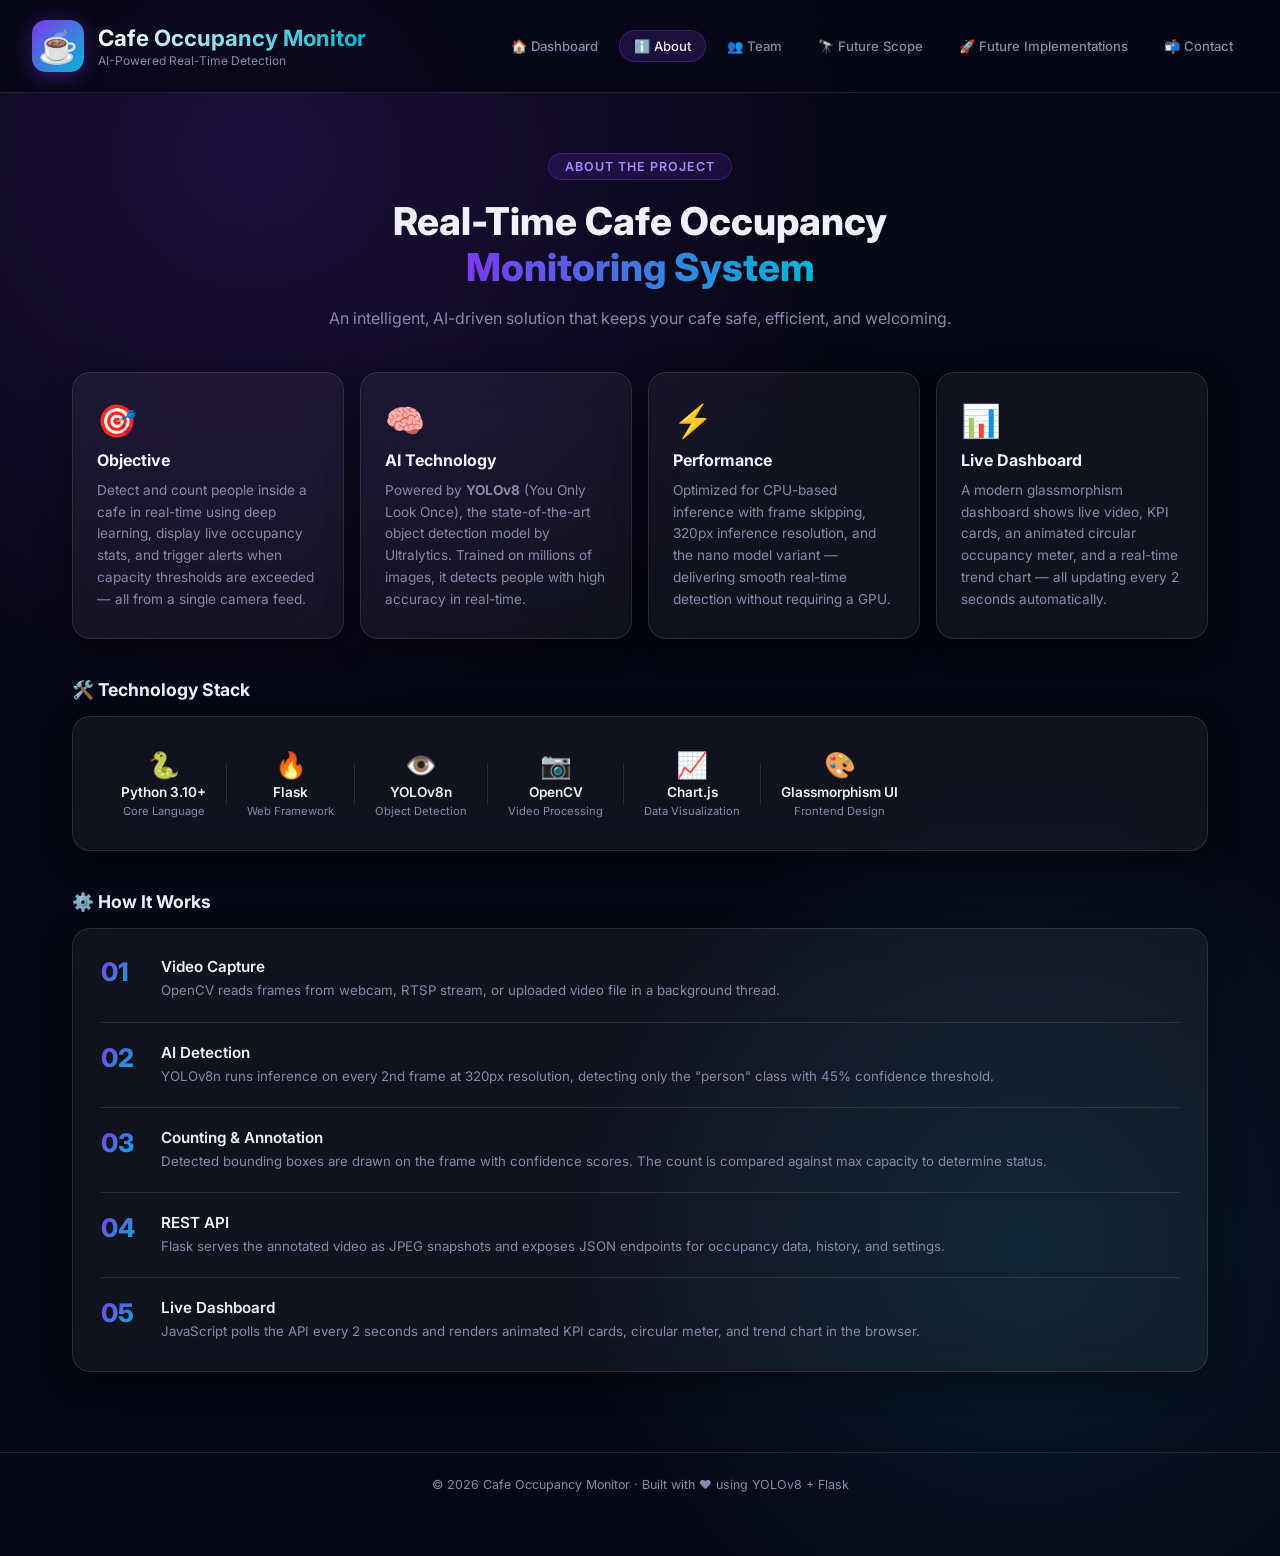
<file: templates/about.html>
<!DOCTYPE html>
<html lang="en">

<head>
    <meta charset="UTF-8" />
    <meta name="viewport" content="width=device-width, initial-scale=1.0" />
    <title>About — Cafe Occupancy Monitor</title>
    <link rel="preconnect" href="https://fonts.googleapis.com" />
    <link href="https://fonts.googleapis.com/css2?family=Inter:wght@300;400;500;600;700;800&display=swap"
        rel="stylesheet" />
    <link rel="stylesheet" href="/static/css/style.css" />
    <link rel="stylesheet" href="/static/css/pages.css" />
</head>

<body>

    <!-- NAV -->
    <header class="header">
        <div class="header-left">
            <div class="logo-icon">☕</div>
            <div>
                <h1 class="cafe-name">Cafe Occupancy Monitor</h1>
                <p class="cafe-subtitle">AI-Powered Real-Time Detection</p>
            </div>
        </div>
        <nav class="main-nav">
            <a href="/" class="nav-link">🏠 Dashboard</a>
            <a href="/about" class="nav-link active">ℹ️ About</a>
            <a href="/team" class="nav-link">👥 Team</a>
            
            <a href="/future-scope" class="nav-link">🔭 Future Scope</a>
            <a href="/future-implementations" class="nav-link">🚀 Future Implementations</a>
            <a href="/contact" class="nav-link">📬 Contact</a>
        </nav>
    </header>

    <!-- HERO -->
    <section class="page-hero">
        <div class="hero-badge">About the Project</div>
        <h2 class="hero-title">Real-Time Cafe Occupancy<br /><span class="gradient-text">Monitoring System</span></h2>
        <p class="hero-sub">An intelligent, AI-driven solution that keeps your cafe safe, efficient, and welcoming.</p>
    </section>

    <!-- CONTENT -->
    <div class="page-container">

        <!-- What is it -->
        <div class="about-grid">
            <div class="about-card glass-card">
                <div class="about-icon">🎯</div>
                <h3>Objective</h3>
                <p>Detect and count people inside a cafe in real-time using deep learning, display live occupancy stats,
                    and trigger alerts when capacity thresholds are exceeded — all from a single camera feed.</p>
            </div>
            <div class="about-card glass-card">
                <div class="about-icon">🧠</div>
                <h3>AI Technology</h3>
                <p>Powered by <strong>YOLOv8</strong> (You Only Look Once), the state-of-the-art object detection model
                    by Ultralytics. Trained on millions of images, it detects people with high accuracy in real-time.
                </p>
            </div>
            <div class="about-card glass-card">
                <div class="about-icon">⚡</div>
                <h3>Performance</h3>
                <p>Optimized for CPU-based inference with frame skipping, 320px inference resolution, and the nano model
                    variant — delivering smooth real-time detection without requiring a GPU.</p>
            </div>
            <div class="about-card glass-card">
                <div class="about-icon">📊</div>
                <h3>Live Dashboard</h3>
                <p>A modern glassmorphism dashboard shows live video, KPI cards, an animated circular occupancy meter,
                    and a real-time trend chart — all updating every 2 seconds automatically.</p>
            </div>
        </div>

        <!-- Tech Stack -->
        <div class="section-title">🛠️ Technology Stack</div>
        <div class="tech-stack glass-card">
            <div class="tech-item">
                <span class="tech-icon">🐍</span>
                <span class="tech-name">Python 3.10+</span>
                <span class="tech-role">Core Language</span>
            </div>
            <div class="tech-divider"></div>
            <div class="tech-item">
                <span class="tech-icon">🔥</span>
                <span class="tech-name">Flask</span>
                <span class="tech-role">Web Framework</span>
            </div>
            <div class="tech-divider"></div>
            <div class="tech-item">
                <span class="tech-icon">👁️</span>
                <span class="tech-name">YOLOv8n</span>
                <span class="tech-role">Object Detection</span>
            </div>
            <div class="tech-divider"></div>
            <div class="tech-item">
                <span class="tech-icon">📷</span>
                <span class="tech-name">OpenCV</span>
                <span class="tech-role">Video Processing</span>
            </div>
            <div class="tech-divider"></div>
            <div class="tech-item">
                <span class="tech-icon">📈</span>
                <span class="tech-name">Chart.js</span>
                <span class="tech-role">Data Visualization</span>
            </div>
            <div class="tech-divider"></div>
            <div class="tech-item">
                <span class="tech-icon">🎨</span>
                <span class="tech-name">Glassmorphism UI</span>
                <span class="tech-role">Frontend Design</span>
            </div>
        </div>

        <!-- How it works -->
        <div class="section-title">⚙️ How It Works</div>
        <div class="steps-list glass-card">
            <div class="step-item">
                <div class="step-num">01</div>
                <div class="step-body">
                    <div class="step-title">Video Capture</div>
                    <div class="step-desc">OpenCV reads frames from webcam, RTSP stream, or uploaded video file in a
                        background thread.</div>
                </div>
            </div>
            <div class="step-item">
                <div class="step-num">02</div>
                <div class="step-body">
                    <div class="step-title">AI Detection</div>
                    <div class="step-desc">YOLOv8n runs inference on every 2nd frame at 320px resolution, detecting only
                        the "person" class with 45% confidence threshold.</div>
                </div>
            </div>
            <div class="step-item">
                <div class="step-num">03</div>
                <div class="step-body">
                    <div class="step-title">Counting & Annotation</div>
                    <div class="step-desc">Detected bounding boxes are drawn on the frame with confidence scores. The
                        count is compared against max capacity to determine status.</div>
                </div>
            </div>
            <div class="step-item">
                <div class="step-num">04</div>
                <div class="step-body">
                    <div class="step-title">REST API</div>
                    <div class="step-desc">Flask serves the annotated video as JPEG snapshots and exposes JSON endpoints
                        for occupancy data, history, and settings.</div>
                </div>
            </div>
            <div class="step-item">
                <div class="step-num">05</div>
                <div class="step-body">
                    <div class="step-title">Live Dashboard</div>
                    <div class="step-desc">JavaScript polls the API every 2 seconds and renders animated KPI cards,
                        circular meter, and trend chart in the browser.</div>
                </div>
            </div>
        </div>

    </div><!-- /page-container -->

    <footer class="page-footer">
        <p>© 2026 Cafe Occupancy Monitor · Built with ❤️ using YOLOv8 + Flask</p>
    </footer>

</body>

</html>
</file>
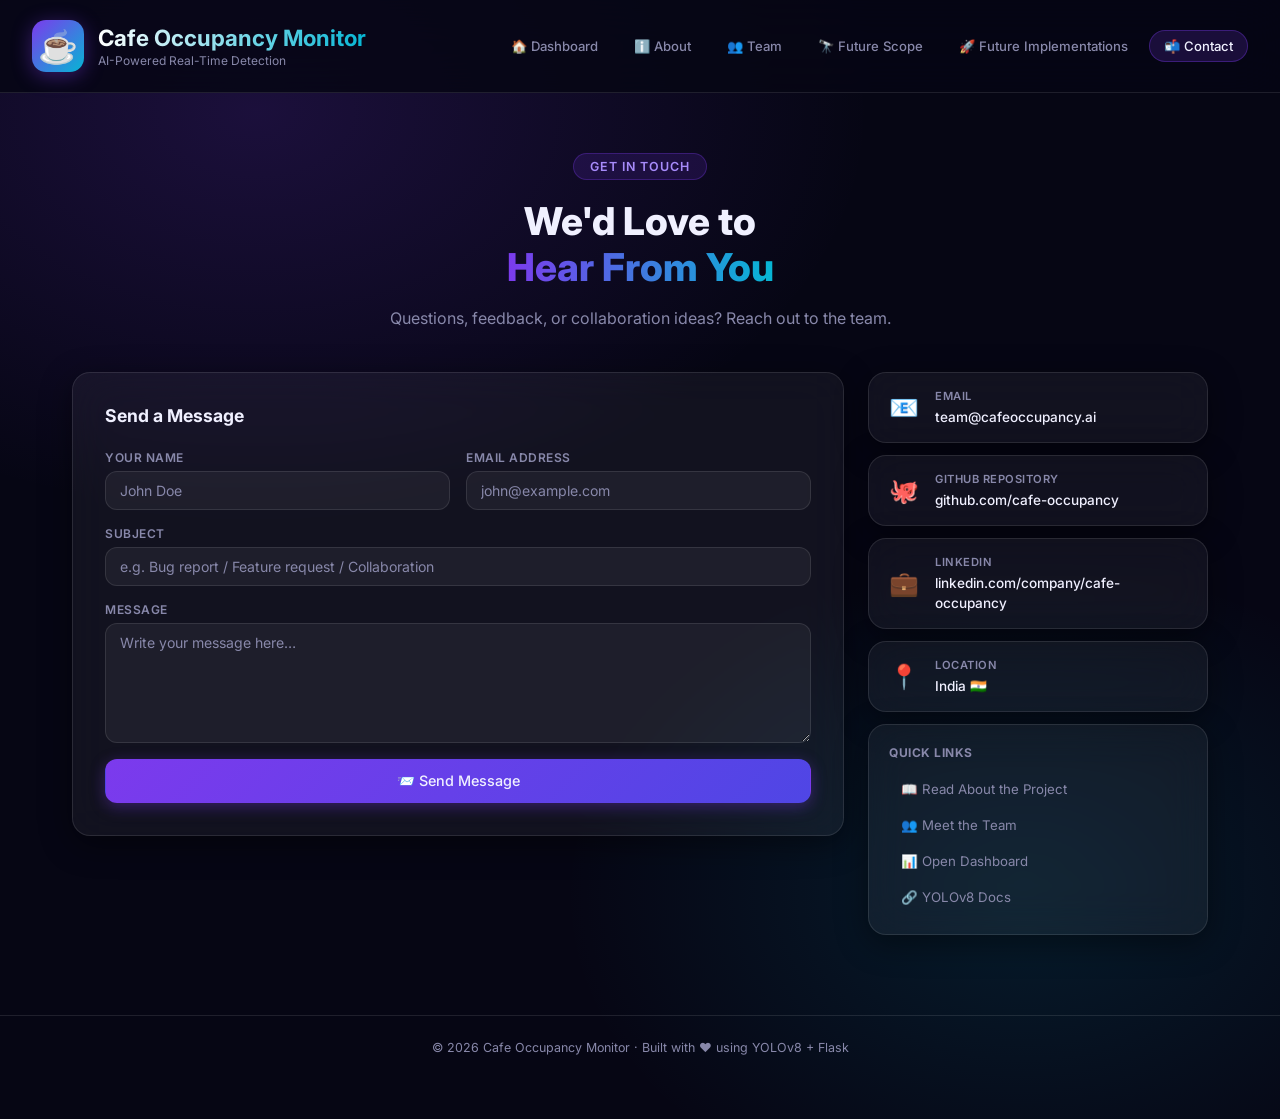
<file: templates/contact.html>
<!DOCTYPE html>
<html lang="en">

<head>
    <meta charset="UTF-8" />
    <meta name="viewport" content="width=device-width, initial-scale=1.0" />
    <title>Contact — Cafe Occupancy Monitor</title>
    <link rel="preconnect" href="https://fonts.googleapis.com" />
    <link href="https://fonts.googleapis.com/css2?family=Inter:wght@300;400;500;600;700;800&display=swap"
        rel="stylesheet" />
    <link rel="stylesheet" href="/static/css/style.css" />
    <link rel="stylesheet" href="/static/css/pages.css" />
</head>

<body>

    <!-- NAV -->
    <header class="header">
        <div class="header-left">
            <div class="logo-icon">☕</div>
            <div>
                <h1 class="cafe-name">Cafe Occupancy Monitor</h1>
                <p class="cafe-subtitle">AI-Powered Real-Time Detection</p>
            </div>
        </div>
        <nav class="main-nav">
            <a href="/" class="nav-link">🏠 Dashboard</a>
            <a href="/about" class="nav-link">ℹ️ About</a>
            <a href="/team" class="nav-link">👥 Team</a>
            
            <a href="/future-scope" class="nav-link">🔭 Future Scope</a>
            <a href="/future-implementations" class="nav-link">🚀 Future Implementations</a>
            <a href="/contact" class="nav-link active">📬 Contact</a>
        </nav>
    </header>

    <!-- HERO -->
    <section class="page-hero">
        <div class="hero-badge">Get In Touch</div>
        <h2 class="hero-title">We'd Love to<br /><span class="gradient-text">Hear From You</span></h2>
        <p class="hero-sub">Questions, feedback, or collaboration ideas? Reach out to the team.</p>
    </section>

    <div class="page-container">
        <div class="contact-layout">

            <!-- CONTACT FORM -->
            <div class="contact-form-wrap glass-card">
                <h3 class="form-title">Send a Message</h3>
                <form class="contact-form" id="contactForm" onsubmit="submitForm(event)">
                    <div class="form-row">
                        <div class="form-group">
                            <label class="form-label">Your Name</label>
                            <input type="text" class="form-input" id="fname" placeholder="John Doe" required />
                        </div>
                        <div class="form-group">
                            <label class="form-label">Email Address</label>
                            <input type="email" class="form-input" id="femail" placeholder="john@example.com"
                                required />
                        </div>
                    </div>
                    <div class="form-group">
                        <label class="form-label">Subject</label>
                        <input type="text" class="form-input" id="fsubject"
                            placeholder="e.g. Bug report / Feature request / Collaboration" />
                    </div>
                    <div class="form-group">
                        <label class="form-label">Message</label>
                        <textarea class="form-input form-textarea" id="fmessage" rows="5"
                            placeholder="Write your message here…" required></textarea>
                    </div>
                    <button type="submit" class="btn btn-primary btn-full">
                        <span id="submitLabel">📨 Send Message</span>
                    </button>
                    <div class="form-success" id="formSuccess" style="display:none">
                        ✅ Message sent! We'll get back to you within 24 hours.
                    </div>
                </form>
            </div>

            <!-- CONTACT INFO -->
            <div class="contact-info-col">

                <div class="contact-info-card glass-card">
                    <div class="ci-icon">📧</div>
                    <div>
                        <div class="ci-label">Email</div>
                        <a href="mailto:team@cafeoccupancy.ai" class="ci-value">team@cafeoccupancy.ai</a>
                    </div>
                </div>

                <div class="contact-info-card glass-card">
                    <div class="ci-icon">🐙</div>
                    <div>
                        <div class="ci-label">GitHub Repository</div>
                        <a href="#" class="ci-value">github.com/cafe-occupancy</a>
                    </div>
                </div>

                <div class="contact-info-card glass-card">
                    <div class="ci-icon">💼</div>
                    <div>
                        <div class="ci-label">LinkedIn</div>
                        <a href="#" class="ci-value">linkedin.com/company/cafe-occupancy</a>
                    </div>
                </div>

                <div class="contact-info-card glass-card">
                    <div class="ci-icon">📍</div>
                    <div>
                        <div class="ci-label">Location</div>
                        <span class="ci-value">India 🇮🇳</span>
                    </div>
                </div>

                <!-- Quick links -->
                <div class="quick-links glass-card">
                    <div class="ql-title">Quick Links</div>
                    <a href="/about" class="ql-link">📖 Read About the Project</a>
                    <a href="/team" class="ql-link">👥 Meet the Team</a>
                    <a href="/" class="ql-link">📊 Open Dashboard</a>
                    <a href="https://github.com/ultralytics/ultralytics" target="_blank" class="ql-link">🔗 YOLOv8
                        Docs</a>
                </div>

            </div><!-- /contact-info-col -->
        </div><!-- /contact-layout -->
    </div><!-- /page-container -->

    <footer class="page-footer">
        <p>© 2026 Cafe Occupancy Monitor · Built with ❤️ using YOLOv8 + Flask</p>
    </footer>

    <script>
        function submitForm(e) {
            e.preventDefault();
            const btn = document.getElementById("submitLabel");
            btn.textContent = "Sending…";
            setTimeout(() => {
                document.getElementById("contactForm").reset();
                document.getElementById("formSuccess").style.display = "block";
                btn.textContent = "📨 Send Message";
            }, 1200);
        }
    </script>

</body>

</html>
</file>
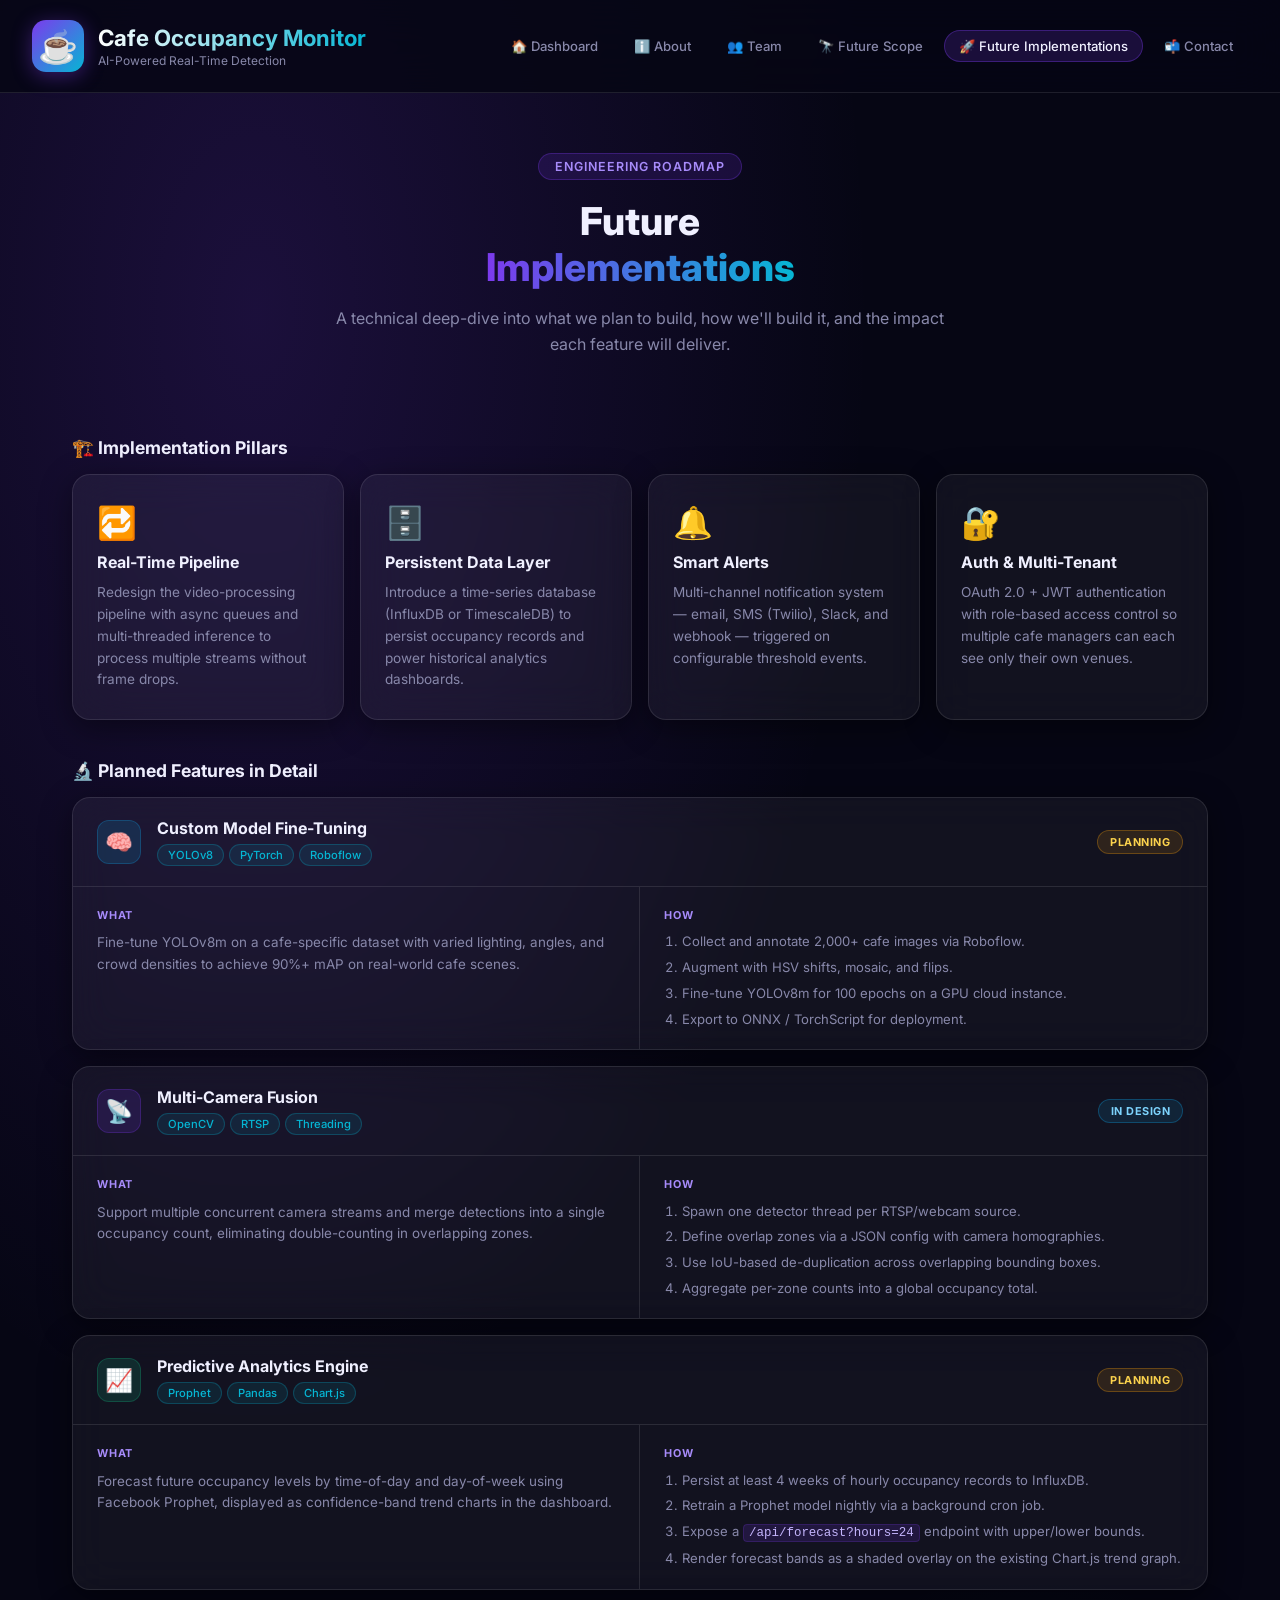
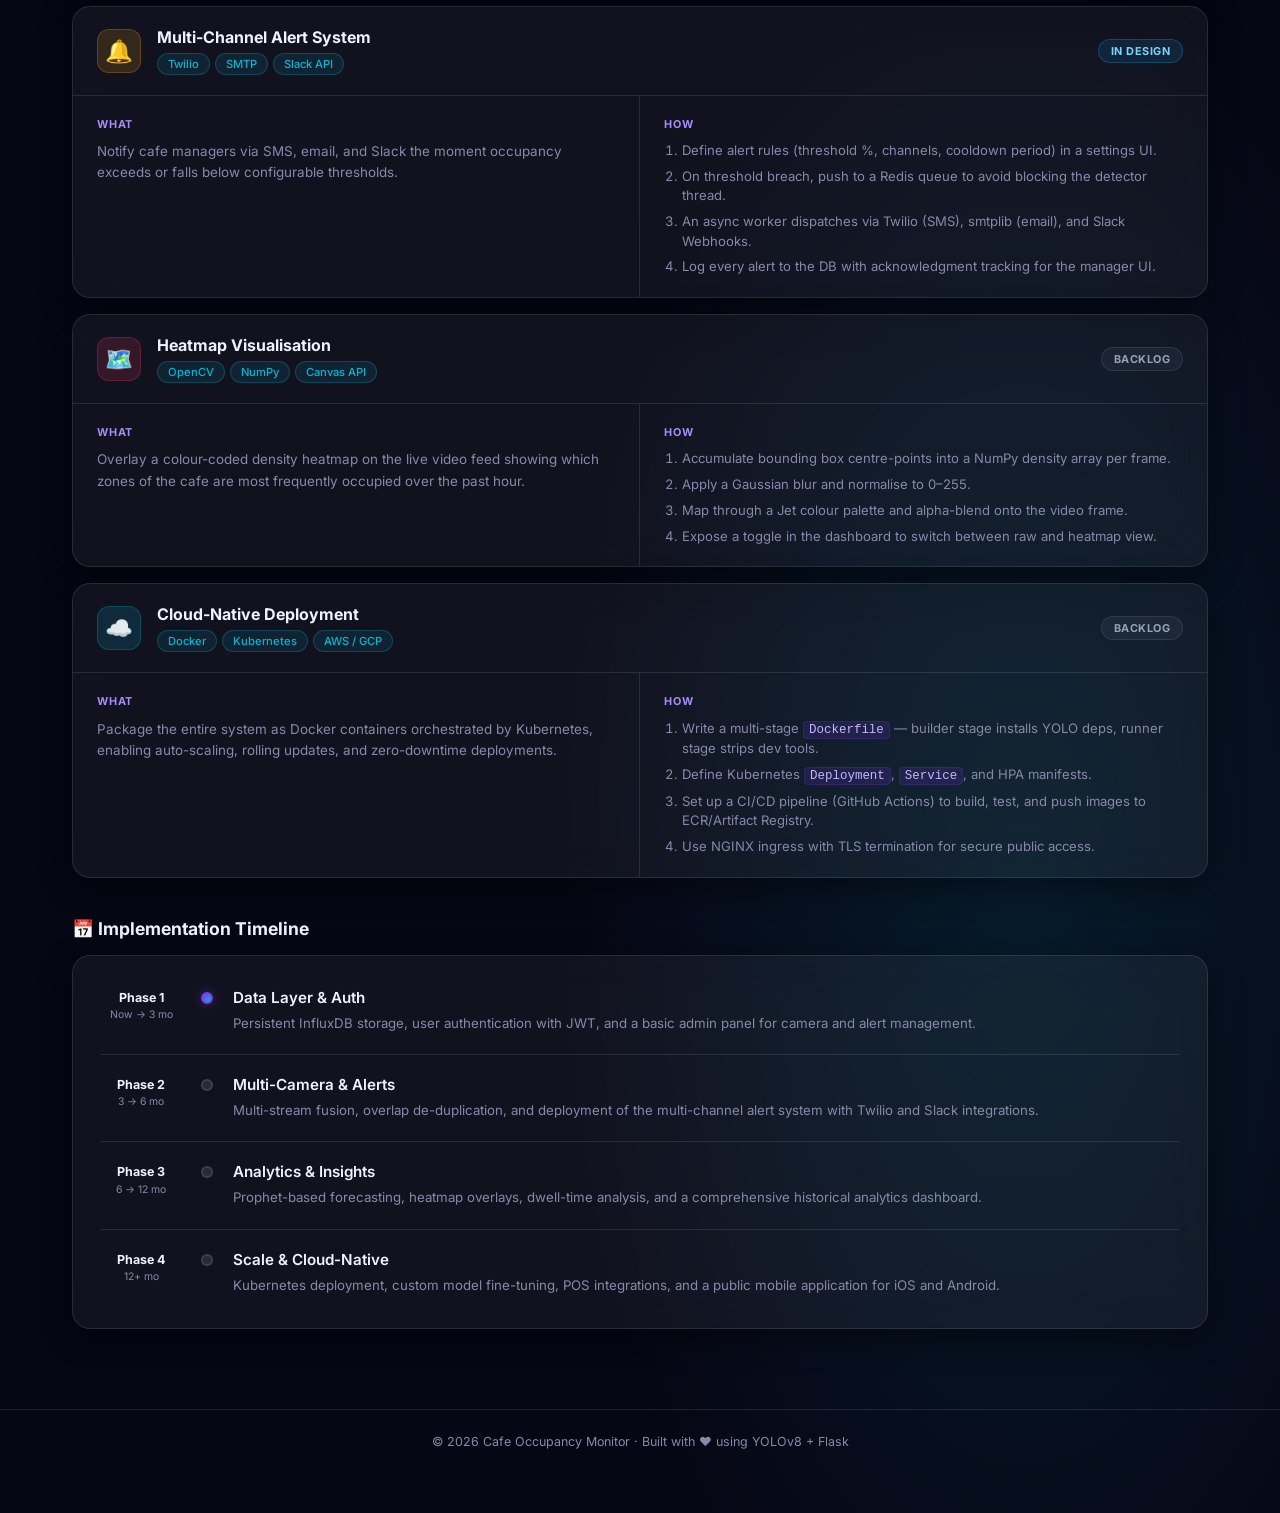
<file: templates/future_implementations.html>
<!DOCTYPE html>
<html lang="en">

<head>
    <meta charset="UTF-8" />
    <meta name="viewport" content="width=device-width, initial-scale=1.0" />
    <title>Future Implementations — Cafe Occupancy Monitor</title>
    <meta name="description"
        content="Planned future implementations and technical roadmap for the Cafe Occupancy Monitor" />
    <link rel="preconnect" href="https://fonts.googleapis.com" />
    <link href="https://fonts.googleapis.com/css2?family=Inter:wght@300;400;500;600;700;800&display=swap"
        rel="stylesheet" />
    <link rel="stylesheet" href="/static/css/style.css" />
    <link rel="stylesheet" href="/static/css/pages.css" />
</head>

<body>

    <!-- NAV -->
    <header class="header">
        <div class="header-left">
            <div class="logo-icon">☕</div>
            <div>
                <h1 class="cafe-name">Cafe Occupancy Monitor</h1>
                <p class="cafe-subtitle">AI-Powered Real-Time Detection</p>
            </div>
        </div>
        <nav class="main-nav">
            <a href="/" class="nav-link">🏠 Dashboard</a>
            <a href="/about" class="nav-link">ℹ️ About</a>
            <a href="/team" class="nav-link">👥 Team</a>
            
            <a href="/future-scope" class="nav-link">🔭 Future Scope</a>
            <a href="/future-implementations" class="nav-link active">🚀 Future Implementations</a>
            <a href="/contact" class="nav-link">📬 Contact</a>
        </nav>
    </header>

    <!-- HERO -->
    <section class="page-hero">
        <div class="hero-badge">Engineering Roadmap</div>
        <h2 class="hero-title">Future<br /><span class="gradient-text">Implementations</span></h2>
        <p class="hero-sub">A technical deep-dive into what we plan to build, how we'll build it, and the impact each
            feature will deliver.</p>
    </section>

    <!-- CONTENT -->
    <div class="page-container">

        <!-- Feature Pillars -->
        <div class="section-title">🏗️ Implementation Pillars</div>
        <div class="about-grid">
            <div class="about-card glass-card">
                <div class="about-icon">🔁</div>
                <h3>Real-Time Pipeline</h3>
                <p>Redesign the video-processing pipeline with async queues and multi-threaded inference to process
                    multiple streams without frame drops.</p>
            </div>
            <div class="about-card glass-card">
                <div class="about-icon">🗄️</div>
                <h3>Persistent Data Layer</h3>
                <p>Introduce a time-series database (InfluxDB or TimescaleDB) to persist occupancy records and power
                    historical analytics dashboards.</p>
            </div>
            <div class="about-card glass-card">
                <div class="about-icon">🔔</div>
                <h3>Smart Alerts</h3>
                <p>Multi-channel notification system — email, SMS (Twilio), Slack, and webhook — triggered on
                    configurable threshold events.</p>
            </div>
            <div class="about-card glass-card">
                <div class="about-icon">🔐</div>
                <h3>Auth &amp; Multi-Tenant</h3>
                <p>OAuth 2.0 + JWT authentication with role-based access control so multiple cafe managers can each see
                    only their own venues.</p>
            </div>
        </div>

        <!-- Detailed Implementation Cards -->
        <div class="section-title">🔬 Planned Features in Detail</div>
        <div class="impl-list">

            <!-- Feature 1 -->
            <div class="impl-card glass-card">
                <div class="impl-card-header">
                    <div class="impl-icon-wrap impl-blue">🧠</div>
                    <div class="impl-meta">
                        <div class="impl-title">Custom Model Fine-Tuning</div>
                        <div class="impl-tags">
                            <span class="tag">YOLOv8</span>
                            <span class="tag">PyTorch</span>
                            <span class="tag">Roboflow</span>
                        </div>
                    </div>
                    <span class="impl-status impl-status-planning">Planning</span>
                </div>
                <div class="impl-body">
                    <div class="impl-what">
                        <div class="impl-section-label">What</div>
                        Fine-tune YOLOv8m on a cafe-specific dataset with varied lighting, angles, and crowd densities
                        to achieve 90%+ mAP on real-world cafe scenes.
                    </div>
                    <div class="impl-how">
                        <div class="impl-section-label">How</div>
                        <ol class="impl-steps">
                            <li>Collect and annotate 2,000+ cafe images via Roboflow.</li>
                            <li>Augment with HSV shifts, mosaic, and flips.</li>
                            <li>Fine-tune YOLOv8m for 100 epochs on a GPU cloud instance.</li>
                            <li>Export to ONNX / TorchScript for deployment.</li>
                        </ol>
                    </div>
                </div>
            </div>

            <!-- Feature 2 -->
            <div class="impl-card glass-card">
                <div class="impl-card-header">
                    <div class="impl-icon-wrap impl-purple">📡</div>
                    <div class="impl-meta">
                        <div class="impl-title">Multi-Camera Fusion</div>
                        <div class="impl-tags">
                            <span class="tag">OpenCV</span>
                            <span class="tag">RTSP</span>
                            <span class="tag">Threading</span>
                        </div>
                    </div>
                    <span class="impl-status impl-status-design">In Design</span>
                </div>
                <div class="impl-body">
                    <div class="impl-what">
                        <div class="impl-section-label">What</div>
                        Support multiple concurrent camera streams and merge detections into a single occupancy count,
                        eliminating double-counting in overlapping zones.
                    </div>
                    <div class="impl-how">
                        <div class="impl-section-label">How</div>
                        <ol class="impl-steps">
                            <li>Spawn one detector thread per RTSP/webcam source.</li>
                            <li>Define overlap zones via a JSON config with camera homographies.</li>
                            <li>Use IoU-based de-duplication across overlapping bounding boxes.</li>
                            <li>Aggregate per-zone counts into a global occupancy total.</li>
                        </ol>
                    </div>
                </div>
            </div>

            <!-- Feature 3 -->
            <div class="impl-card glass-card">
                <div class="impl-card-header">
                    <div class="impl-icon-wrap impl-green">📈</div>
                    <div class="impl-meta">
                        <div class="impl-title">Predictive Analytics Engine</div>
                        <div class="impl-tags">
                            <span class="tag">Prophet</span>
                            <span class="tag">Pandas</span>
                            <span class="tag">Chart.js</span>
                        </div>
                    </div>
                    <span class="impl-status impl-status-planning">Planning</span>
                </div>
                <div class="impl-body">
                    <div class="impl-what">
                        <div class="impl-section-label">What</div>
                        Forecast future occupancy levels by time-of-day and day-of-week using Facebook Prophet,
                        displayed as confidence-band trend charts in the dashboard.
                    </div>
                    <div class="impl-how">
                        <div class="impl-section-label">How</div>
                        <ol class="impl-steps">
                            <li>Persist at least 4 weeks of hourly occupancy records to InfluxDB.</li>
                            <li>Retrain a Prophet model nightly via a background cron job.</li>
                            <li>Expose a <code>/api/forecast?hours=24</code> endpoint with upper/lower bounds.</li>
                            <li>Render forecast bands as a shaded overlay on the existing Chart.js trend graph.</li>
                        </ol>
                    </div>
                </div>
            </div>

            <!-- Feature 4 -->
            <div class="impl-card glass-card">
                <div class="impl-card-header">
                    <div class="impl-icon-wrap impl-orange">🔔</div>
                    <div class="impl-meta">
                        <div class="impl-title">Multi-Channel Alert System</div>
                        <div class="impl-tags">
                            <span class="tag">Twilio</span>
                            <span class="tag">SMTP</span>
                            <span class="tag">Slack API</span>
                        </div>
                    </div>
                    <span class="impl-status impl-status-design">In Design</span>
                </div>
                <div class="impl-body">
                    <div class="impl-what">
                        <div class="impl-section-label">What</div>
                        Notify cafe managers via SMS, email, and Slack the moment occupancy exceeds or falls below
                        configurable thresholds.
                    </div>
                    <div class="impl-how">
                        <div class="impl-section-label">How</div>
                        <ol class="impl-steps">
                            <li>Define alert rules (threshold %, channels, cooldown period) in a settings UI.</li>
                            <li>On threshold breach, push to a Redis queue to avoid blocking the detector thread.</li>
                            <li>An async worker dispatches via Twilio (SMS), smtplib (email), and Slack Webhooks.</li>
                            <li>Log every alert to the DB with acknowledgment tracking for the manager UI.</li>
                        </ol>
                    </div>
                </div>
            </div>

            <!-- Feature 5 -->
            <div class="impl-card glass-card">
                <div class="impl-card-header">
                    <div class="impl-icon-wrap impl-pink">🗺️</div>
                    <div class="impl-meta">
                        <div class="impl-title">Heatmap Visualisation</div>
                        <div class="impl-tags">
                            <span class="tag">OpenCV</span>
                            <span class="tag">NumPy</span>
                            <span class="tag">Canvas API</span>
                        </div>
                    </div>
                    <span class="impl-status impl-status-backlog">Backlog</span>
                </div>
                <div class="impl-body">
                    <div class="impl-what">
                        <div class="impl-section-label">What</div>
                        Overlay a colour-coded density heatmap on the live video feed showing which zones of the cafe
                        are most frequently occupied over the past hour.
                    </div>
                    <div class="impl-how">
                        <div class="impl-section-label">How</div>
                        <ol class="impl-steps">
                            <li>Accumulate bounding box centre-points into a NumPy density array per frame.</li>
                            <li>Apply a Gaussian blur and normalise to 0–255.</li>
                            <li>Map through a Jet colour palette and alpha-blend onto the video frame.</li>
                            <li>Expose a toggle in the dashboard to switch between raw and heatmap view.</li>
                        </ol>
                    </div>
                </div>
            </div>

            <!-- Feature 6 -->
            <div class="impl-card glass-card">
                <div class="impl-card-header">
                    <div class="impl-icon-wrap impl-cyan">☁️</div>
                    <div class="impl-meta">
                        <div class="impl-title">Cloud-Native Deployment</div>
                        <div class="impl-tags">
                            <span class="tag">Docker</span>
                            <span class="tag">Kubernetes</span>
                            <span class="tag">AWS / GCP</span>
                        </div>
                    </div>
                    <span class="impl-status impl-status-backlog">Backlog</span>
                </div>
                <div class="impl-body">
                    <div class="impl-what">
                        <div class="impl-section-label">What</div>
                        Package the entire system as Docker containers orchestrated by Kubernetes, enabling
                        auto-scaling, rolling updates, and zero-downtime deployments.
                    </div>
                    <div class="impl-how">
                        <div class="impl-section-label">How</div>
                        <ol class="impl-steps">
                            <li>Write a multi-stage <code>Dockerfile</code> — builder stage installs YOLO deps, runner
                                stage strips dev tools.</li>
                            <li>Define Kubernetes <code>Deployment</code>, <code>Service</code>, and HPA manifests.</li>
                            <li>Set up a CI/CD pipeline (GitHub Actions) to build, test, and push images to ECR/Artifact
                                Registry.</li>
                            <li>Use NGINX ingress with TLS termination for secure public access.</li>
                        </ol>
                    </div>
                </div>
            </div>

        </div><!-- /impl-list -->

        <!-- Implementation Timeline -->
        <div class="section-title">📅 Implementation Timeline</div>
        <div class="timeline-card glass-card">
            <div class="timeline-row">
                <div class="tl-phase">Phase 1<br /><span class="tl-phase-label">Now → 3 mo</span></div>
                <div class="tl-line">
                    <div class="tl-dot tl-dot-active"></div>
                </div>
                <div class="tl-content">
                    <div class="tl-title">Data Layer &amp; Auth</div>
                    <div class="tl-desc">Persistent InfluxDB storage, user authentication with JWT, and a basic admin
                        panel for camera and alert management.</div>
                </div>
            </div>
            <div class="timeline-row">
                <div class="tl-phase">Phase 2<br /><span class="tl-phase-label">3 → 6 mo</span></div>
                <div class="tl-line">
                    <div class="tl-dot"></div>
                </div>
                <div class="tl-content">
                    <div class="tl-title">Multi-Camera &amp; Alerts</div>
                    <div class="tl-desc">Multi-stream fusion, overlap de-duplication, and deployment of the
                        multi-channel alert system with Twilio and Slack integrations.</div>
                </div>
            </div>
            <div class="timeline-row">
                <div class="tl-phase">Phase 3<br /><span class="tl-phase-label">6 → 12 mo</span></div>
                <div class="tl-line">
                    <div class="tl-dot"></div>
                </div>
                <div class="tl-content">
                    <div class="tl-title">Analytics &amp; Insights</div>
                    <div class="tl-desc">Prophet-based forecasting, heatmap overlays, dwell-time analysis, and a
                        comprehensive historical analytics dashboard.</div>
                </div>
            </div>
            <div class="timeline-row">
                <div class="tl-phase">Phase 4<br /><span class="tl-phase-label">12+ mo</span></div>
                <div class="tl-line">
                    <div class="tl-dot"></div>
                </div>
                <div class="tl-content">
                    <div class="tl-title">Scale &amp; Cloud-Native</div>
                    <div class="tl-desc">Kubernetes deployment, custom model fine-tuning, POS integrations, and a public
                        mobile application for iOS and Android.</div>
                </div>
            </div>
        </div>

    </div><!-- /page-container -->

    <footer class="page-footer">
        <p>© 2026 Cafe Occupancy Monitor · Built with ❤️ using YOLOv8 + Flask</p>
    </footer>

</body>

</html>
</file>
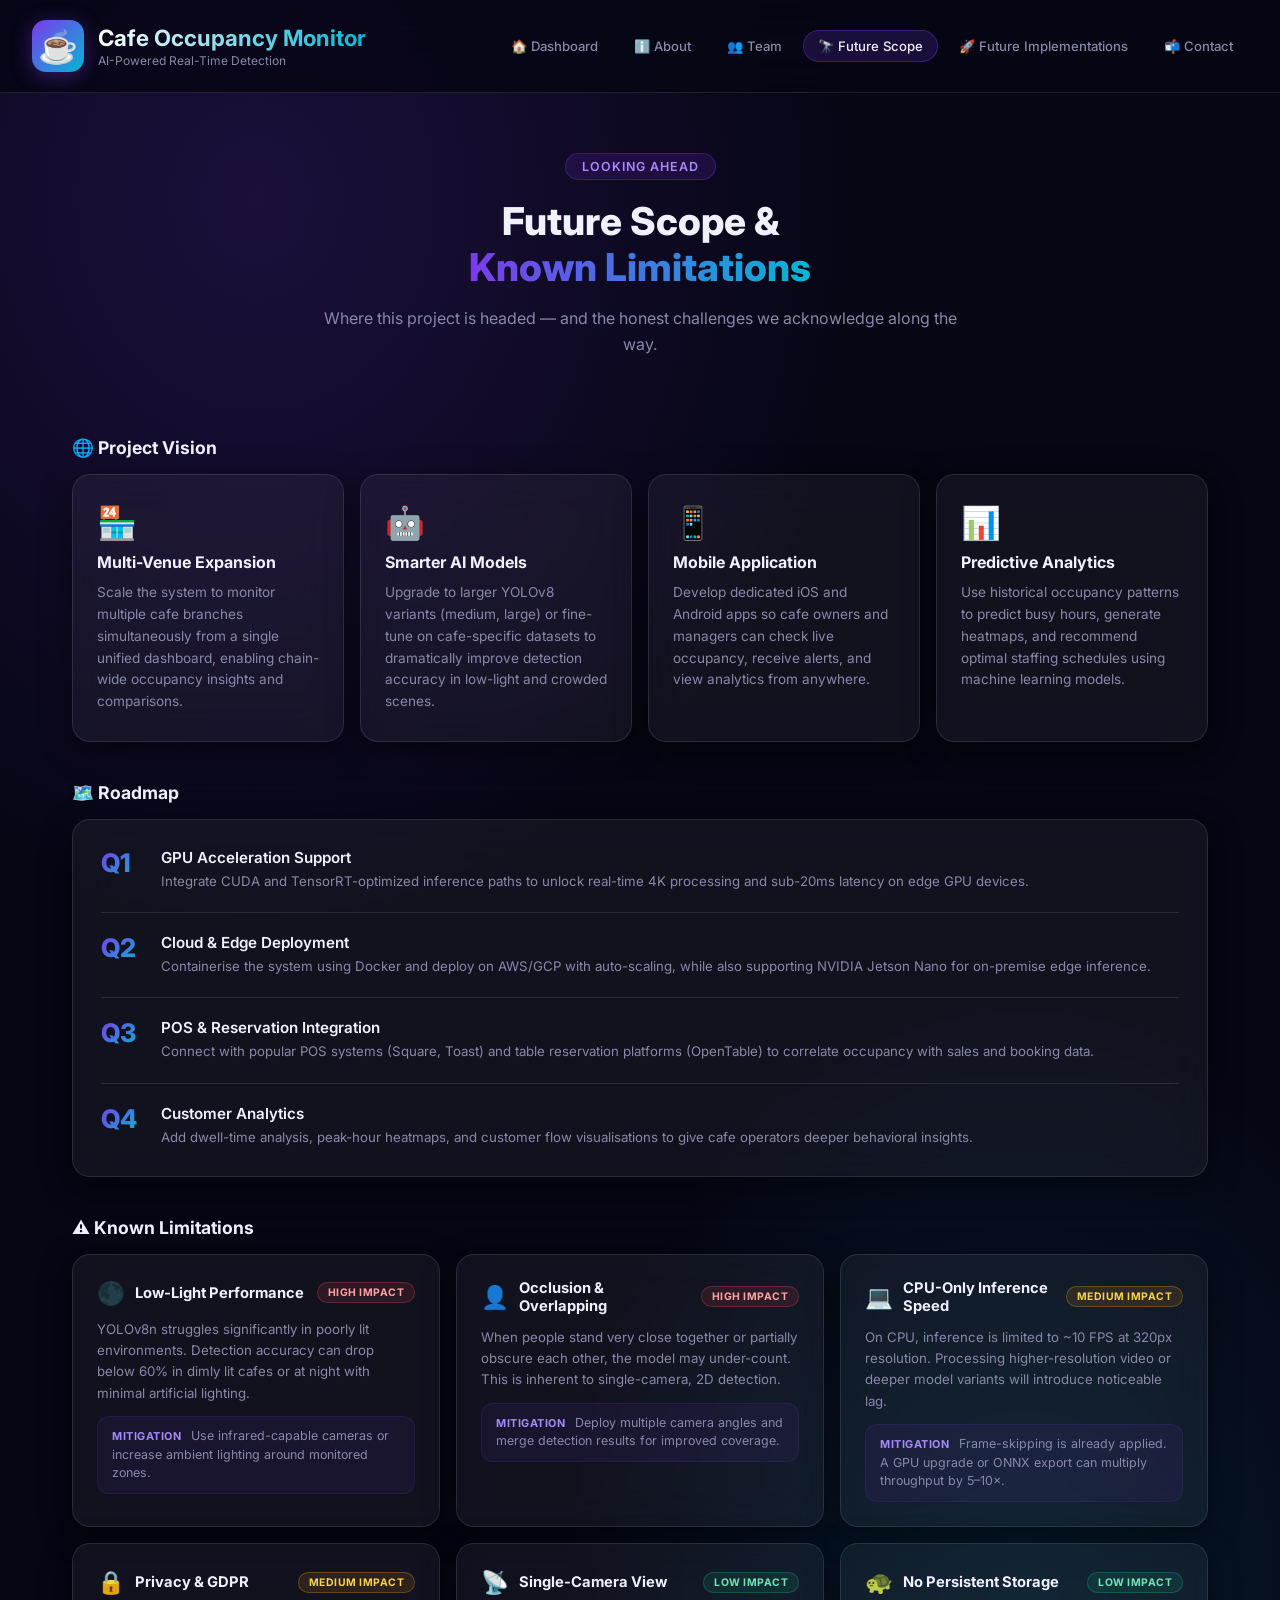
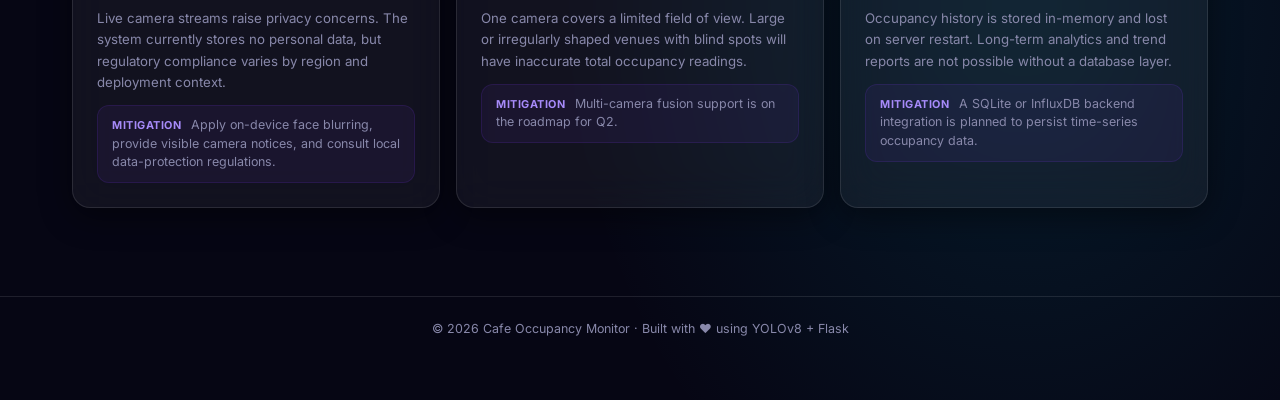
<file: templates/future_scope.html>
<!DOCTYPE html>
<html lang="en">

<head>
    <meta charset="UTF-8" />
    <meta name="viewport" content="width=device-width, initial-scale=1.0" />
    <title>Future Scope — Cafe Occupancy Monitor</title>
    <meta name="description" content="Future scope and limitations of the Cafe Occupancy Monitor AI system" />
    <link rel="preconnect" href="https://fonts.googleapis.com" />
    <link href="https://fonts.googleapis.com/css2?family=Inter:wght@300;400;500;600;700;800&display=swap"
        rel="stylesheet" />
    <link rel="stylesheet" href="/static/css/style.css" />
    <link rel="stylesheet" href="/static/css/pages.css" />
</head>

<body>

    <!-- NAV -->
    <header class="header">
        <div class="header-left">
            <div class="logo-icon">☕</div>
            <div>
                <h1 class="cafe-name">Cafe Occupancy Monitor</h1>
                <p class="cafe-subtitle">AI-Powered Real-Time Detection</p>
            </div>
        </div>
        <nav class="main-nav">
            <a href="/" class="nav-link">🏠 Dashboard</a>
            <a href="/about" class="nav-link">ℹ️ About</a>
            <a href="/team" class="nav-link">👥 Team</a>
            
            <a href="/future-scope" class="nav-link active">🔭 Future Scope</a>
            <a href="/future-implementations" class="nav-link">🚀 Future Implementations</a>
            <a href="/contact" class="nav-link">📬 Contact</a>
        </nav>
    </header>

    <!-- HERO -->
    <section class="page-hero">
        <div class="hero-badge">Looking Ahead</div>
        <h2 class="hero-title">Future Scope &amp;<br /><span class="gradient-text">Known Limitations</span></h2>
        <p class="hero-sub">Where this project is headed — and the honest challenges we acknowledge along the way.</p>
    </section>

    <!-- CONTENT -->
    <div class="page-container">

        <!-- Vision Cards -->
        <div class="section-title">🌐 Project Vision</div>
        <div class="about-grid">
            <div class="about-card glass-card">
                <div class="about-icon">🏪</div>
                <h3>Multi-Venue Expansion</h3>
                <p>Scale the system to monitor multiple cafe branches simultaneously from a single unified dashboard,
                    enabling chain-wide occupancy insights and comparisons.</p>
            </div>
            <div class="about-card glass-card">
                <div class="about-icon">🤖</div>
                <h3>Smarter AI Models</h3>
                <p>Upgrade to larger YOLOv8 variants (medium, large) or fine-tune on cafe-specific datasets to
                    dramatically improve detection accuracy in low-light and crowded scenes.</p>
            </div>
            <div class="about-card glass-card">
                <div class="about-icon">📱</div>
                <h3>Mobile Application</h3>
                <p>Develop dedicated iOS and Android apps so cafe owners and managers can check live occupancy, receive
                    alerts, and view analytics from anywhere.</p>
            </div>
            <div class="about-card glass-card">
                <div class="about-icon">📊</div>
                <h3>Predictive Analytics</h3>
                <p>Use historical occupancy patterns to predict busy hours, generate heatmaps, and recommend optimal
                    staffing schedules using machine learning models.</p>
            </div>
        </div>

        <!-- Future Goals Timeline -->
        <div class="section-title">🗺️ Roadmap</div>
        <div class="steps-list glass-card">
            <div class="step-item">
                <div class="step-num">Q1</div>
                <div class="step-body">
                    <div class="step-title">GPU Acceleration Support</div>
                    <div class="step-desc">Integrate CUDA and TensorRT-optimized inference paths to unlock real-time 4K
                        processing and sub-20ms latency on edge GPU devices.</div>
                </div>
            </div>
            <div class="step-item">
                <div class="step-num">Q2</div>
                <div class="step-body">
                    <div class="step-title">Cloud &amp; Edge Deployment</div>
                    <div class="step-desc">Containerise the system using Docker and deploy on AWS/GCP with auto-scaling,
                        while also supporting NVIDIA Jetson Nano for on-premise edge inference.</div>
                </div>
            </div>
            <div class="step-item">
                <div class="step-num">Q3</div>
                <div class="step-body">
                    <div class="step-title">POS &amp; Reservation Integration</div>
                    <div class="step-desc">Connect with popular POS systems (Square, Toast) and table reservation
                        platforms (OpenTable) to correlate occupancy with sales and booking data.</div>
                </div>
            </div>
            <div class="step-item">
                <div class="step-num">Q4</div>
                <div class="step-body">
                    <div class="step-title">Customer Analytics</div>
                    <div class="step-desc">Add dwell-time analysis, peak-hour heatmaps, and customer flow visualisations
                        to give cafe operators deeper behavioral insights.</div>
                </div>
            </div>
        </div>

        <!-- Limitations -->
        <div class="section-title">⚠️ Known Limitations</div>
        <div class="limitations-grid">

            <div class="limit-card glass-card">
                <div class="limit-header">
                    <span class="limit-icon">🌑</span>
                    <span class="limit-title">Low-Light Performance</span>
                    <span class="limit-badge limit-badge-high">High Impact</span>
                </div>
                <p class="limit-desc">YOLOv8n struggles significantly in poorly lit environments. Detection accuracy can
                    drop below 60% in dimly lit cafes or at night with minimal artificial lighting.</p>
                <div class="limit-mitigation">
                    <span class="mitigation-label">Mitigation</span> Use infrared-capable cameras or increase ambient
                    lighting around monitored zones.
                </div>
            </div>

            <div class="limit-card glass-card">
                <div class="limit-header">
                    <span class="limit-icon">👤</span>
                    <span class="limit-title">Occlusion &amp; Overlapping</span>
                    <span class="limit-badge limit-badge-high">High Impact</span>
                </div>
                <p class="limit-desc">When people stand very close together or partially obscure each other, the model
                    may under-count. This is inherent to single-camera, 2D detection.</p>
                <div class="limit-mitigation">
                    <span class="mitigation-label">Mitigation</span> Deploy multiple camera angles and merge detection
                    results for improved coverage.
                </div>
            </div>

            <div class="limit-card glass-card">
                <div class="limit-header">
                    <span class="limit-icon">💻</span>
                    <span class="limit-title">CPU-Only Inference Speed</span>
                    <span class="limit-badge limit-badge-medium">Medium Impact</span>
                </div>
                <p class="limit-desc">On CPU, inference is limited to ~10 FPS at 320px resolution. Processing
                    higher-resolution video or deeper model variants will introduce noticeable lag.</p>
                <div class="limit-mitigation">
                    <span class="mitigation-label">Mitigation</span> Frame-skipping is already applied. A GPU upgrade or
                    ONNX export can multiply throughput by 5–10×.
                </div>
            </div>

            <div class="limit-card glass-card">
                <div class="limit-header">
                    <span class="limit-icon">🔒</span>
                    <span class="limit-title">Privacy &amp; GDPR</span>
                    <span class="limit-badge limit-badge-medium">Medium Impact</span>
                </div>
                <p class="limit-desc">Live camera streams raise privacy concerns. The system currently stores no
                    personal data, but regulatory compliance varies by region and deployment context.</p>
                <div class="limit-mitigation">
                    <span class="mitigation-label">Mitigation</span> Apply on-device face blurring, provide visible
                    camera notices, and consult local data-protection regulations.
                </div>
            </div>

            <div class="limit-card glass-card">
                <div class="limit-header">
                    <span class="limit-icon">📡</span>
                    <span class="limit-title">Single-Camera View</span>
                    <span class="limit-badge limit-badge-low">Low Impact</span>
                </div>
                <p class="limit-desc">One camera covers a limited field of view. Large or irregularly shaped venues with
                    blind spots will have inaccurate total occupancy readings.</p>
                <div class="limit-mitigation">
                    <span class="mitigation-label">Mitigation</span> Multi-camera fusion support is on the roadmap for
                    Q2.
                </div>
            </div>

            <div class="limit-card glass-card">
                <div class="limit-header">
                    <span class="limit-icon">🐢</span>
                    <span class="limit-title">No Persistent Storage</span>
                    <span class="limit-badge limit-badge-low">Low Impact</span>
                </div>
                <p class="limit-desc">Occupancy history is stored in-memory and lost on server restart. Long-term
                    analytics and trend reports are not possible without a database layer.</p>
                <div class="limit-mitigation">
                    <span class="mitigation-label">Mitigation</span> A SQLite or InfluxDB backend integration is planned
                    to persist time-series occupancy data.
                </div>
            </div>

        </div>

    </div><!-- /page-container -->

    <footer class="page-footer">
        <p>© 2026 Cafe Occupancy Monitor · Built with ❤️ using YOLOv8 + Flask</p>
    </footer>

</body>

</html>
</file>
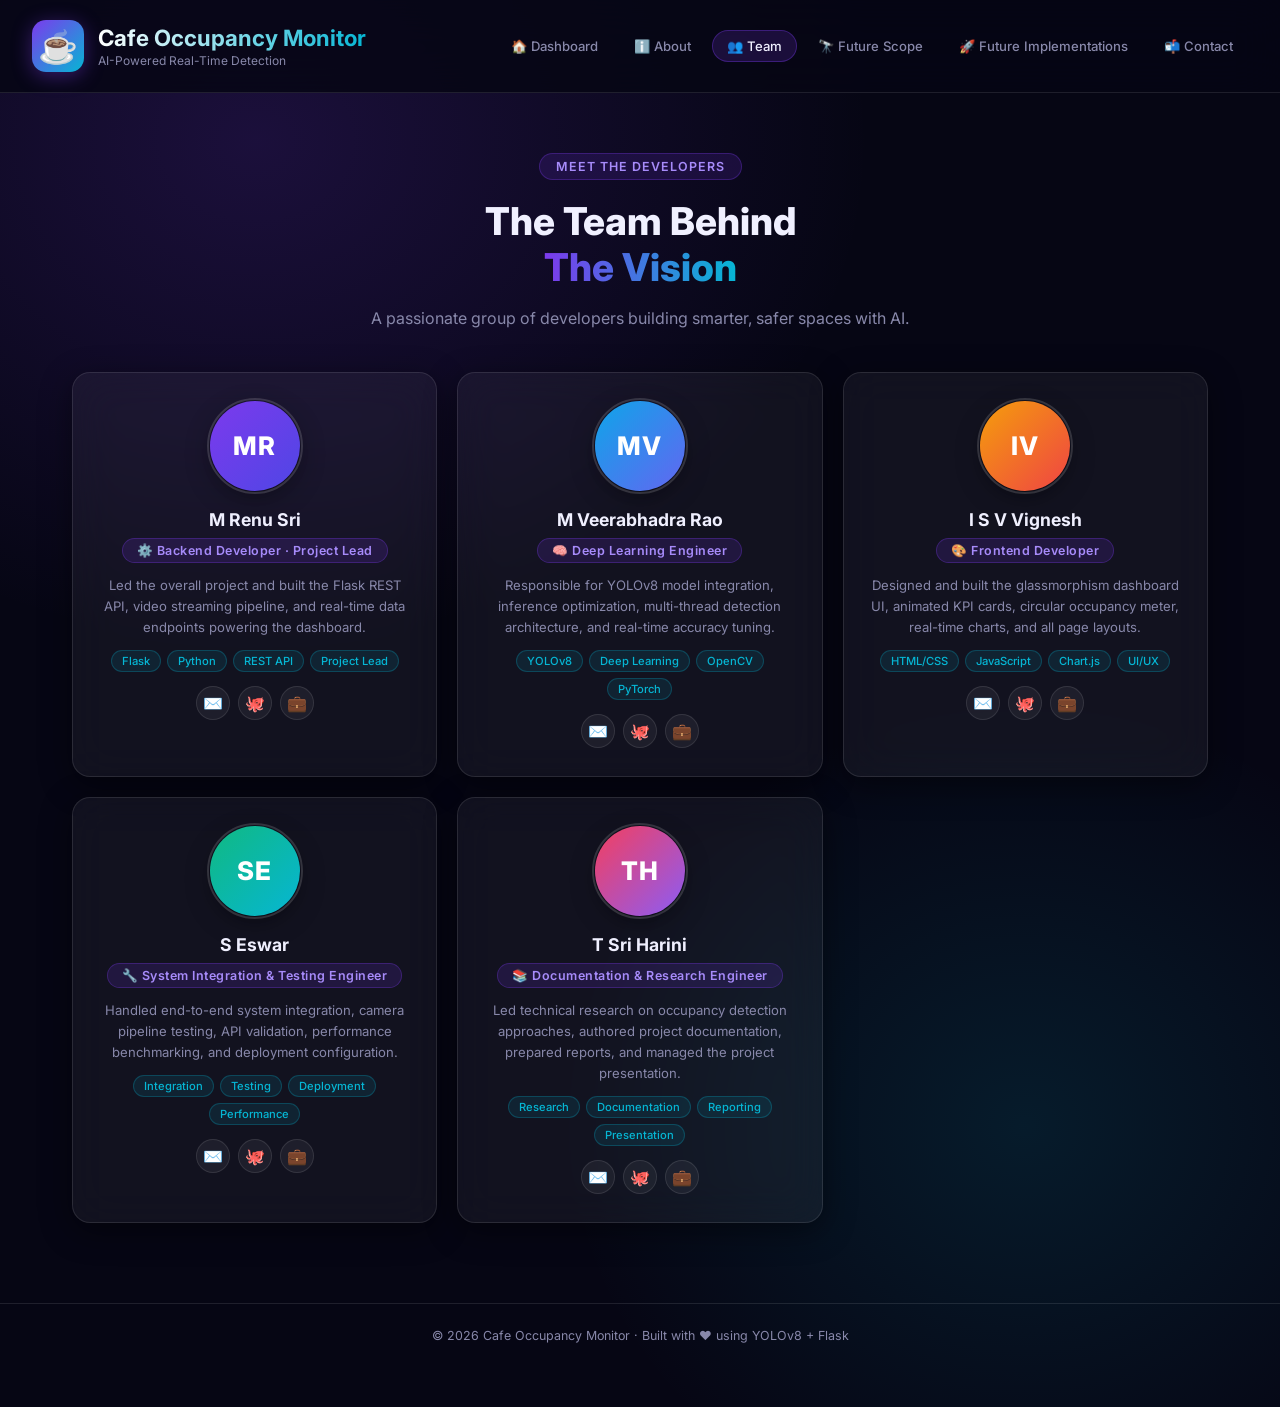
<file: templates/team.html>
<!DOCTYPE html>
<html lang="en">

<head>
    <meta charset="UTF-8" />
    <meta name="viewport" content="width=device-width, initial-scale=1.0" />
    <title>Team — Cafe Occupancy Monitor</title>
    <link rel="preconnect" href="https://fonts.googleapis.com" />
    <link href="https://fonts.googleapis.com/css2?family=Inter:wght@300;400;500;600;700;800&display=swap"
        rel="stylesheet" />
    <link rel="stylesheet" href="/static/css/style.css" />
    <link rel="stylesheet" href="/static/css/pages.css" />
</head>

<body>

    <!-- NAV -->
    <header class="header">
        <div class="header-left">
            <div class="logo-icon">☕</div>
            <div>
                <h1 class="cafe-name">Cafe Occupancy Monitor</h1>
                <p class="cafe-subtitle">AI-Powered Real-Time Detection</p>
            </div>
        </div>
        <nav class="main-nav">
            <a href="/" class="nav-link">🏠 Dashboard</a>
            <a href="/about" class="nav-link">ℹ️ About</a>
            <a href="/team" class="nav-link active">👥 Team</a>
            
            <a href="/future-scope" class="nav-link">🔭 Future Scope</a>
            <a href="/future-implementations" class="nav-link">🚀 Future Implementations</a>
            <a href="/contact" class="nav-link">📬 Contact</a>
        </nav>
    </header>

    <!-- HERO -->
    <section class="page-hero">
        <div class="hero-badge">Meet the Developers</div>
        <h2 class="hero-title">The Team Behind<br /><span class="gradient-text">The Vision</span></h2>
        <p class="hero-sub">A passionate group of developers building smarter, safer spaces with AI.</p>
    </section>

    <!-- TEAM GRID -->
    <div class="page-container">
        <div class="team-grid">

            <!-- Member 1 — Project Lead -->
            <div class="member-card glass-card">
                <div class="member-avatar" style="--av-color1:#7c3aed;--av-color2:#4f46e5;">
                    <span>MR</span>
                </div>
                <div class="member-info">
                    <h3 class="member-name">M Renu Sri</h3>
                    <div class="member-role">⚙️ Backend Developer · Project Lead</div>
                    <p class="member-bio">Led the overall project and built the Flask REST API, video streaming
                        pipeline, and real-time data endpoints powering the dashboard.</p>
                    <div class="member-tags">
                        <span class="tag">Flask</span>
                        <span class="tag">Python</span>
                        <span class="tag">REST API</span>
                        <span class="tag">Project Lead</span>
                    </div>
                    <div class="member-socials">
                        <a href="mailto:renusri@example.com" class="social-btn" title="Email">✉️</a>
                        <a href="#" class="social-btn" title="GitHub">🐙</a>
                        <a href="#" class="social-btn" title="LinkedIn">💼</a>
                    </div>
                </div>
            </div>

            <!-- Member 2 — Deep Learning -->
            <div class="member-card glass-card">
                <div class="member-avatar" style="--av-color1:#0ea5e9;--av-color2:#6366f1;">
                    <span>MV</span>
                </div>
                <div class="member-info">
                    <h3 class="member-name">M Veerabhadra Rao</h3>
                    <div class="member-role">🧠 Deep Learning Engineer</div>
                    <p class="member-bio">Responsible for YOLOv8 model integration, inference optimization, multi-thread
                        detection architecture, and real-time accuracy tuning.</p>
                    <div class="member-tags">
                        <span class="tag">YOLOv8</span>
                        <span class="tag">Deep Learning</span>
                        <span class="tag">OpenCV</span>
                        <span class="tag">PyTorch</span>
                    </div>
                    <div class="member-socials">
                        <a href="mailto:veerabhadra@example.com" class="social-btn" title="Email">✉️</a>
                        <a href="#" class="social-btn" title="GitHub">🐙</a>
                        <a href="#" class="social-btn" title="LinkedIn">💼</a>
                    </div>
                </div>
            </div>

            <!-- Member 3 — Frontend -->
            <div class="member-card glass-card">
                <div class="member-avatar" style="--av-color1:#f59e0b;--av-color2:#ef4444;">
                    <span>IV</span>
                </div>
                <div class="member-info">
                    <h3 class="member-name">I S V Vignesh</h3>
                    <div class="member-role">🎨 Frontend Developer</div>
                    <p class="member-bio">Designed and built the glassmorphism dashboard UI, animated KPI cards,
                        circular occupancy meter, real-time charts, and all page layouts.</p>
                    <div class="member-tags">
                        <span class="tag">HTML/CSS</span>
                        <span class="tag">JavaScript</span>
                        <span class="tag">Chart.js</span>
                        <span class="tag">UI/UX</span>
                    </div>
                    <div class="member-socials">
                        <a href="mailto:vignesh@example.com" class="social-btn" title="Email">✉️</a>
                        <a href="#" class="social-btn" title="GitHub">🐙</a>
                        <a href="#" class="social-btn" title="LinkedIn">💼</a>
                    </div>
                </div>
            </div>

            <!-- Member 4 — System Integration & Testing -->
            <div class="member-card glass-card">
                <div class="member-avatar" style="--av-color1:#10b981;--av-color2:#06b6d4;">
                    <span>SE</span>
                </div>
                <div class="member-info">
                    <h3 class="member-name">S Eswar</h3>
                    <div class="member-role">🔧 System Integration & Testing Engineer</div>
                    <p class="member-bio">Handled end-to-end system integration, camera pipeline testing, API
                        validation, performance benchmarking, and deployment configuration.</p>
                    <div class="member-tags">
                        <span class="tag">Integration</span>
                        <span class="tag">Testing</span>
                        <span class="tag">Deployment</span>
                        <span class="tag">Performance</span>
                    </div>
                    <div class="member-socials">
                        <a href="mailto:eswar@example.com" class="social-btn" title="Email">✉️</a>
                        <a href="#" class="social-btn" title="GitHub">🐙</a>
                        <a href="#" class="social-btn" title="LinkedIn">💼</a>
                    </div>
                </div>
            </div>

            <!-- Member 5 — Documentation & Research -->
            <div class="member-card glass-card">
                <div class="member-avatar" style="--av-color1:#f43f5e;--av-color2:#8b5cf6;">
                    <span>TH</span>
                </div>
                <div class="member-info">
                    <h3 class="member-name">T Sri Harini</h3>
                    <div class="member-role">📚 Documentation & Research Engineer</div>
                    <p class="member-bio">Led technical research on occupancy detection approaches, authored project
                        documentation, prepared reports, and managed the project presentation.</p>
                    <div class="member-tags">
                        <span class="tag">Research</span>
                        <span class="tag">Documentation</span>
                        <span class="tag">Reporting</span>
                        <span class="tag">Presentation</span>
                    </div>
                    <div class="member-socials">
                        <a href="mailto:sriharini@example.com" class="social-btn" title="Email">✉️</a>
                        <a href="#" class="social-btn" title="GitHub">🐙</a>
                        <a href="#" class="social-btn" title="LinkedIn">💼</a>
                    </div>
                </div>
            </div>

        </div><!-- /team-grid -->
    </div><!-- /page-container -->

    <footer class="page-footer">
        <p>© 2026 Cafe Occupancy Monitor · Built with ❤️ using YOLOv8 + Flask</p>
    </footer>

</body>

</html>
</file>
<file: static/css/style.css>
/* ═══════════════════════════════════════════════════════════
   Cafe Occupancy Monitor — Glassmorphism Dark Dashboard
   ═══════════════════════════════════════════════════════════ */

@import url('https://fonts.googleapis.com/css2?family=Inter:wght@300;400;500;600;700;800&display=swap');

/* ── CSS Variables ──────────────────────────────────────── */
:root {
  --bg-deep: #060614;
  --bg-mid: #0d0d2b;
  --accent1: #7c3aed;
  --accent2: #4f46e5;
  --accent3: #06b6d4;
  --glass-bg: rgba(255, 255, 255, 0.05);
  --glass-border: rgba(255, 255, 255, 0.10);
  --glass-hover: rgba(255, 255, 255, 0.08);
  --text-primary: #f0f0ff;
  --text-muted: #8888aa;
  --safe: #00e676;
  --warning: #ff9800;
  --danger: #f44336;
  --radius-lg: 18px;
  --radius-md: 12px;
  --shadow: 0 8px 32px rgba(0, 0, 0, 0.45);
  --transition: 0.3s cubic-bezier(0.4, 0, 0.2, 1);
}

/* ── Reset & Base ───────────────────────────────────────── */
*,
*::before,
*::after {
  box-sizing: border-box;
  margin: 0;
  padding: 0;
}

html {
  scroll-behavior: smooth;
}

body {
  font-family: 'Inter', sans-serif;
  background: var(--bg-deep);
  background-image:
    radial-gradient(ellipse 80% 60% at 20% 10%, rgba(124, 58, 237, 0.18) 0%, transparent 60%),
    radial-gradient(ellipse 60% 50% at 80% 80%, rgba(6, 182, 212, 0.12) 0%, transparent 60%);
  color: var(--text-primary);
  min-height: 100vh;
  padding: 0 0 40px;
}

/* ── Glass Card ─────────────────────────────────────────── */
.glass-card {
  background: var(--glass-bg);
  border: 1px solid var(--glass-border);
  backdrop-filter: blur(20px);
  -webkit-backdrop-filter: blur(20px);
  border-radius: var(--radius-lg);
  box-shadow: var(--shadow);
  transition: border-color var(--transition), box-shadow var(--transition);
}

.glass-card:hover {
  border-color: rgba(124, 58, 237, 0.3);
  box-shadow: 0 12px 48px rgba(124, 58, 237, 0.15);
}

/* ── Header ─────────────────────────────────────────────── */
.header {
  display: flex;
  align-items: center;
  justify-content: space-between;
  padding: 20px 32px;
  background: rgba(6, 6, 20, 0.85);
  border-bottom: 1px solid var(--glass-border);
  backdrop-filter: blur(24px);
  position: sticky;
  top: 0;
  z-index: 100;
}

.header-left {
  display: flex;
  align-items: center;
  gap: 14px;
}

.logo-icon {
  font-size: 2rem;
  width: 52px;
  height: 52px;
  display: flex;
  align-items: center;
  justify-content: center;
  background: linear-gradient(135deg, var(--accent1), var(--accent3));
  border-radius: 14px;
  box-shadow: 0 4px 20px rgba(124, 58, 237, 0.4);
}

.cafe-name {
  font-size: 1.4rem;
  font-weight: 700;
  background: linear-gradient(90deg, #fff 0%, var(--accent3) 100%);
  -webkit-background-clip: text;
  -webkit-text-fill-color: transparent;
  background-clip: text;
}

.cafe-subtitle {
  font-size: 0.75rem;
  color: var(--text-muted);
  margin-top: 2px;
}

.header-right {
  display: flex;
  align-items: center;
  gap: 14px;
}

/* Live badge */
.live-badge {
  display: flex;
  align-items: center;
  gap: 8px;
  background: rgba(0, 230, 118, 0.12);
  border: 1px solid rgba(0, 230, 118, 0.3);
  border-radius: 50px;
  padding: 6px 14px;
  font-size: 0.75rem;
  font-weight: 600;
  letter-spacing: 1px;
  color: var(--safe);
}

.live-badge.warning {
  background: rgba(255, 152, 0, 0.12);
  border-color: rgba(255, 152, 0, 0.3);
  color: var(--warning);
}

.live-badge.danger {
  background: rgba(244, 67, 54, 0.12);
  border-color: rgba(244, 67, 54, 0.3);
  color: var(--danger);
}

.pulse-dot {
  width: 8px;
  height: 8px;
  border-radius: 50%;
  background: var(--safe);
  animation: pulse 1.5s infinite;
}

@keyframes pulse {

  0%,
  100% {
    opacity: 1;
    transform: scale(1);
  }

  50% {
    opacity: 0.4;
    transform: scale(1.4);
  }
}

/* Status chip */
.status-chip {
  padding: 6px 18px;
  border-radius: 50px;
  font-size: 0.78rem;
  font-weight: 700;
  letter-spacing: 1px;
  background: rgba(0, 230, 118, 0.15);
  border: 1px solid rgba(0, 230, 118, 0.35);
  color: var(--safe);
  transition: all var(--transition);
}

.status-chip.warning {
  background: rgba(255, 152, 0, 0.15);
  border-color: rgba(255, 152, 0, 0.35);
  color: var(--warning);
}

.status-chip.danger {
  background: rgba(244, 67, 54, 0.15);
  border-color: rgba(244, 67, 54, 0.35);
  color: var(--danger);
}

/* ── Main Grid ──────────────────────────────────────────── */
.main-grid {
  display: grid;
  grid-template-columns: 1fr 420px;
  grid-template-rows: auto auto;
  gap: 20px;
  padding: 24px 32px;
  max-width: 1400px;
  margin: 0 auto;
}

/* ── Video Panel ────────────────────────────────────────── */
.video-panel {
  grid-column: 1;
  grid-row: 1;
  padding: 20px;
  display: flex;
  flex-direction: column;
  gap: 14px;
}

.panel-header {
  display: flex;
  align-items: center;
  justify-content: space-between;
}

.panel-title {
  font-size: 0.95rem;
  font-weight: 600;
  color: var(--text-primary);
}

.source-controls {
  display: flex;
  gap: 8px;
  align-items: center;
}

/* Buttons */
.btn {
  padding: 8px 16px;
  border-radius: var(--radius-md);
  border: 1px solid var(--glass-border);
  background: var(--glass-bg);
  color: var(--text-primary);
  font-family: 'Inter', sans-serif;
  font-size: 0.8rem;
  font-weight: 500;
  cursor: pointer;
  transition: all var(--transition);
  display: inline-flex;
  align-items: center;
  gap: 6px;
}

.btn:hover {
  background: var(--glass-hover);
  border-color: var(--accent1);
}

.btn-sm {
  padding: 5px 12px;
  font-size: 0.75rem;
}

.btn-primary {
  background: linear-gradient(135deg, var(--accent1), var(--accent2));
  border-color: transparent;
  box-shadow: 0 4px 15px rgba(124, 58, 237, 0.35);
}

.btn-primary:hover {
  transform: translateY(-1px);
  box-shadow: 0 6px 20px rgba(124, 58, 237, 0.5);
}

.btn-upload {
  background: linear-gradient(135deg, #0ea5e9, var(--accent3));
  border-color: transparent;
  box-shadow: 0 4px 15px rgba(6, 182, 212, 0.3);
  cursor: pointer;
}

.btn-upload:hover {
  transform: translateY(-1px);
  box-shadow: 0 6px 20px rgba(6, 182, 212, 0.45);
}

/* Video wrapper */
.video-wrapper {
  position: relative;
  border-radius: var(--radius-md);
  overflow: hidden;
  background: #000;
  aspect-ratio: 4/3;
  max-height: 420px;
}

/* Canvas fills the wrapper exactly */
#videoCanvas {
  width: 100%;
  height: 100%;
  display: block;
  object-fit: cover;
}

/* Loading overlay shown until first frame arrives */
.stream-loading {
  position: absolute;
  inset: 0;
  display: flex;
  flex-direction: column;
  align-items: center;
  justify-content: center;
  gap: 14px;
  background: rgba(10, 8, 25, 0.85);
  color: var(--text-muted);
  font-size: 0.85rem;
  pointer-events: none;
  transition: opacity 0.4s ease;
}

.stream-loading.hidden {
  opacity: 0;
}

/* Spinner */
.spinner {
  width: 40px;
  height: 40px;
  border: 3px solid rgba(124, 58, 237, 0.2);
  border-top-color: var(--accent1);
  border-radius: 50%;
  animation: spin 0.9s linear infinite;
}

@keyframes spin {
  to {
    transform: rotate(360deg);
  }
}


.video-overlay-badge {
  position: absolute;
  top: 12px;
  left: 12px;
  background: rgba(0, 0, 0, 0.65);
  backdrop-filter: blur(8px);
  border: 1px solid rgba(255, 255, 255, 0.15);
  border-radius: 50px;
  padding: 6px 14px;
  font-size: 0.85rem;
  font-weight: 600;
  color: #fff;
}

/* Upload progress */
.upload-progress {
  position: absolute;
  inset: 0;
  background: rgba(6, 6, 20, 0.8);
  backdrop-filter: blur(6px);
  display: flex;
  flex-direction: column;
  align-items: center;
  justify-content: center;
  gap: 14px;
  color: var(--text-primary);
  font-size: 0.9rem;
}

.progress-bar-wrap {
  width: 60%;
  height: 6px;
  background: rgba(255, 255, 255, 0.1);
  border-radius: 50px;
  overflow: hidden;
}

.progress-bar-fill {
  height: 100%;
  width: 0%;
  background: linear-gradient(90deg, var(--accent1), var(--accent3));
  border-radius: 50px;
  transition: width 0.3s ease;
}

.video-footer {
  display: flex;
  justify-content: space-between;
  font-size: 0.75rem;
  color: var(--text-muted);
  padding: 0 2px;
}

/* ── Right Column ───────────────────────────────────────── */
.right-col {
  grid-column: 2;
  grid-row: 1;
  display: flex;
  flex-direction: column;
  gap: 16px;
}

/* KPI Grid */
.kpi-grid {
  display: grid;
  grid-template-columns: 1fr 1fr;
  gap: 12px;
}

.kpi-card {
  padding: 18px 16px;
  text-align: center;
  display: flex;
  flex-direction: column;
  align-items: center;
  gap: 6px;
}

.kpi-icon {
  font-size: 1.5rem;
}

.kpi-value {
  font-size: 1.8rem;
  font-weight: 800;
  background: linear-gradient(135deg, #fff, var(--accent3));
  -webkit-background-clip: text;
  -webkit-text-fill-color: transparent;
  background-clip: text;
  line-height: 1;
}

.kpi-unit {
  font-size: 1rem;
  font-weight: 600;
}

.kpi-label {
  font-size: 0.7rem;
  color: var(--text-muted);
  font-weight: 500;
  text-transform: uppercase;
  letter-spacing: 0.5px;
}

.status-value {
  font-size: 1.1rem !important;
  letter-spacing: 1px;
}

.status-value.safe {
  -webkit-text-fill-color: var(--safe);
}

.status-value.warning {
  -webkit-text-fill-color: var(--warning);
}

.status-value.danger {
  -webkit-text-fill-color: var(--danger);
}

/* Circular Meter */
.meter-card {
  padding: 20px;
}

.meter-pct-label {
  font-size: 0.85rem;
  font-weight: 600;
  color: var(--accent3);
}

.meter-container {
  position: relative;
  display: flex;
  align-items: center;
  justify-content: center;
  margin-top: 10px;
}

.circular-meter {
  width: 180px;
  height: 180px;
  transform: rotate(-90deg);
}

.meter-track {
  fill: none;
  stroke: rgba(255, 255, 255, 0.06);
  stroke-width: 14;
}

.meter-progress {
  fill: none;
  stroke-width: 14;
  stroke-linecap: round;
  transition: stroke-dashoffset 0.6s cubic-bezier(0.4, 0, 0.2, 1);
}

.meter-center-text {
  position: absolute;
  text-align: center;
}

.meter-big {
  font-size: 2rem;
  font-weight: 800;
  background: linear-gradient(135deg, #fff, var(--accent3));
  -webkit-background-clip: text;
  -webkit-text-fill-color: transparent;
  background-clip: text;
}

.meter-sub {
  font-size: 0.7rem;
  color: var(--text-muted);
  margin-top: 2px;
}

/* Settings */
.settings-card {
  padding: 20px;
}

.settings-row {
  display: flex;
  flex-direction: column;
  gap: 6px;
  margin-top: 14px;
}

.settings-label {
  font-size: 0.75rem;
  color: var(--text-muted);
  font-weight: 500;
  text-transform: uppercase;
  letter-spacing: 0.5px;
}

.settings-input-group {
  display: flex;
  gap: 8px;
}

.settings-input {
  flex: 1;
  background: rgba(255, 255, 255, 0.06);
  border: 1px solid var(--glass-border);
  border-radius: var(--radius-md);
  color: var(--text-primary);
  font-family: 'Inter', sans-serif;
  font-size: 0.85rem;
  padding: 8px 12px;
  outline: none;
  transition: border-color var(--transition);
}

.settings-input:focus {
  border-color: var(--accent1);
}

.settings-input::placeholder {
  color: var(--text-muted);
}

.settings-msg {
  font-size: 0.78rem;
  margin-top: 8px;
  min-height: 18px;
  transition: color var(--transition);
}

.settings-msg.ok {
  color: var(--safe);
}

.settings-msg.err {
  color: var(--danger);
}

/* ── Chart ──────────────────────────────────────────────── */
.chart-card {
  grid-column: 1 / -1;
  padding: 22px;
}

.chart-note {
  font-size: 0.72rem;
  color: var(--text-muted);
}

.chart-wrapper {
  margin-top: 16px;
  height: 220px;
  position: relative;
}

/* ── Toast ──────────────────────────────────────────────── */
.toast {
  position: fixed;
  bottom: 28px;
  right: 28px;
  background: rgba(20, 20, 50, 0.95);
  border: 1px solid var(--glass-border);
  backdrop-filter: blur(16px);
  border-radius: var(--radius-md);
  padding: 14px 22px;
  font-size: 0.85rem;
  color: var(--text-primary);
  box-shadow: var(--shadow);
  transform: translateY(80px);
  opacity: 0;
  transition: all 0.35s cubic-bezier(0.4, 0, 0.2, 1);
  z-index: 999;
  max-width: 320px;
}

.toast.show {
  transform: translateY(0);
  opacity: 1;
}

.toast.success {
  border-color: rgba(0, 230, 118, 0.4);
}

.toast.error {
  border-color: rgba(244, 67, 54, 0.4);
}

/* ── Responsive ─────────────────────────────────────────── */
@media (max-width: 960px) {
  .main-grid {
    grid-template-columns: 1fr;
    padding: 16px;
  }

  .video-panel,
  .right-col,
  .chart-card {
    grid-column: 1;
    grid-row: auto;
  }

  .header {
    padding: 14px 16px;
  }

  .cafe-name {
    font-size: 1.1rem;
  }
}

@media (max-width: 480px) {
  .kpi-grid {
    grid-template-columns: 1fr 1fr;
  }

  .header-right .status-chip {
    display: none;
  }
}
</file>
<file: static/css/pages.css>
/* ═══════════════════════════════════════════════════════════
   pages.css — Shared styles for About, Team & Contact pages
   ═══════════════════════════════════════════════════════════ */

/* ── Navigation ─────────────────────────────────────────── */
.main-nav {
    display: flex;
    align-items: center;
    gap: 6px;
}

.nav-link {
    padding: 7px 14px;
    border-radius: 50px;
    font-size: 0.82rem;
    font-weight: 500;
    color: var(--text-muted);
    text-decoration: none;
    transition: all var(--transition);
    border: 1px solid transparent;
}

.nav-link:hover {
    color: var(--text-primary);
    background: var(--glass-hover);
    border-color: var(--glass-border);
}

.nav-link.active {
    color: var(--text-primary);
    background: rgba(124, 58, 237, 0.18);
    border-color: rgba(124, 58, 237, 0.35);
}

/* ── Page Hero ───────────────────────────────────────────── */
.page-hero {
    text-align: center;
    padding: 60px 32px 40px;
    max-width: 700px;
    margin: 0 auto;
}

.hero-badge {
    display: inline-block;
    padding: 5px 16px;
    border-radius: 50px;
    background: rgba(124, 58, 237, 0.15);
    border: 1px solid rgba(124, 58, 237, 0.3);
    font-size: 0.78rem;
    font-weight: 600;
    color: #a78bfa;
    letter-spacing: 1px;
    text-transform: uppercase;
    margin-bottom: 18px;
}

.hero-title {
    font-size: 2.4rem;
    font-weight: 800;
    line-height: 1.2;
    color: var(--text-primary);
    margin-bottom: 16px;
}

.gradient-text {
    background: linear-gradient(90deg, var(--accent1), var(--accent3));
    -webkit-background-clip: text;
    -webkit-text-fill-color: transparent;
    background-clip: text;
}

.hero-sub {
    font-size: 1rem;
    color: var(--text-muted);
    line-height: 1.6;
}

/* ── Page Container ──────────────────────────────────────── */
.page-container {
    max-width: 1200px;
    margin: 0 auto;
    padding: 0 32px 60px;
}

/* ── Section Title ───────────────────────────────────────── */
.section-title {
    font-size: 1.1rem;
    font-weight: 700;
    color: var(--text-primary);
    margin: 40px 0 16px;
}

/* ── About Grid ──────────────────────────────────────────── */
.about-grid {
    display: grid;
    grid-template-columns: repeat(auto-fit, minmax(240px, 1fr));
    gap: 16px;
    margin-bottom: 8px;
}

.about-card {
    padding: 28px 24px;
    display: flex;
    flex-direction: column;
    gap: 10px;
    transition: transform var(--transition);
}

.about-card:hover {
    transform: translateY(-4px);
}

.about-icon {
    font-size: 2rem;
}

.about-card h3 {
    font-size: 1rem;
    font-weight: 700;
    color: var(--text-primary);
}

.about-card p {
    font-size: 0.85rem;
    color: var(--text-muted);
    line-height: 1.6;
}

/* ── Tech Stack ──────────────────────────────────────────── */
.tech-stack {
    display: flex;
    flex-wrap: wrap;
    align-items: center;
    gap: 0;
    padding: 20px 28px;
}

.tech-item {
    display: flex;
    flex-direction: column;
    align-items: center;
    gap: 4px;
    padding: 12px 20px;
    text-align: center;
}

.tech-icon {
    font-size: 1.6rem;
}

.tech-name {
    font-size: 0.85rem;
    font-weight: 600;
    color: var(--text-primary);
}

.tech-role {
    font-size: 0.7rem;
    color: var(--text-muted);
}

.tech-divider {
    width: 1px;
    height: 40px;
    background: var(--glass-border);
    flex-shrink: 0;
}

/* ── Steps List ──────────────────────────────────────────── */
.steps-list {
    padding: 8px 28px;
    display: flex;
    flex-direction: column;
}

.step-item {
    display: flex;
    align-items: flex-start;
    gap: 20px;
    padding: 20px 0;
    border-bottom: 1px solid var(--glass-border);
}

.step-item:last-child {
    border-bottom: none;
}

.step-num {
    font-size: 1.6rem;
    font-weight: 800;
    background: linear-gradient(135deg, var(--accent1), var(--accent3));
    -webkit-background-clip: text;
    -webkit-text-fill-color: transparent;
    background-clip: text;
    flex-shrink: 0;
    width: 40px;
    line-height: 1;
    padding-top: 2px;
}

.step-title {
    font-size: 0.95rem;
    font-weight: 600;
    color: var(--text-primary);
    margin-bottom: 4px;
}

.step-desc {
    font-size: 0.83rem;
    color: var(--text-muted);
    line-height: 1.6;
}

/* ── Team Grid ───────────────────────────────────────────── */
.team-grid {
    display: grid;
    grid-template-columns: repeat(auto-fill, minmax(300px, 1fr));
    gap: 20px;
}

/* Member Card */
.member-card {
    padding: 28px 24px;
    display: flex;
    flex-direction: column;
    align-items: center;
    gap: 18px;
    text-align: center;
    transition: transform var(--transition);
}

.member-card:hover {
    transform: translateY(-6px);
}

/* Avatar circle with gradient + initials */
.member-avatar {
    width: 90px;
    height: 90px;
    border-radius: 50%;
    background: linear-gradient(135deg, var(--av-color1), var(--av-color2));
    display: flex;
    align-items: center;
    justify-content: center;
    font-size: 1.6rem;
    font-weight: 800;
    color: #fff;
    letter-spacing: 1px;
    box-shadow: 0 8px 24px rgba(0, 0, 0, 0.35);
    flex-shrink: 0;
    position: relative;
}

/* Subtle ring */
.member-avatar::after {
    content: '';
    position: absolute;
    inset: -3px;
    border-radius: 50%;
    border: 2px solid rgba(255, 255, 255, 0.15);
}

.member-info {
    display: flex;
    flex-direction: column;
    align-items: center;
    gap: 8px;
    width: 100%;
}

.member-name {
    font-size: 1.1rem;
    font-weight: 700;
    color: var(--text-primary);
}

.member-role {
    font-size: 0.78rem;
    font-weight: 600;
    padding: 4px 14px;
    border-radius: 50px;
    background: rgba(124, 58, 237, 0.15);
    border: 1px solid rgba(124, 58, 237, 0.3);
    color: #a78bfa;
    letter-spacing: 0.5px;
}

.member-bio {
    font-size: 0.82rem;
    color: var(--text-muted);
    line-height: 1.6;
    margin-top: 4px;
}

/* Skill tags */
.member-tags {
    display: flex;
    flex-wrap: wrap;
    gap: 6px;
    justify-content: center;
    margin-top: 4px;
}

.tag {
    font-size: 0.7rem;
    font-weight: 500;
    padding: 3px 10px;
    border-radius: 50px;
    background: rgba(6, 182, 212, 0.1);
    border: 1px solid rgba(6, 182, 212, 0.25);
    color: var(--accent3);
}

/* Social buttons */
.member-socials {
    display: flex;
    gap: 8px;
    margin-top: 6px;
}

.social-btn {
    width: 34px;
    height: 34px;
    border-radius: 50%;
    background: var(--glass-bg);
    border: 1px solid var(--glass-border);
    display: flex;
    align-items: center;
    justify-content: center;
    font-size: 1rem;
    text-decoration: none;
    transition: all var(--transition);
    cursor: pointer;
}

.social-btn:hover {
    background: rgba(124, 58, 237, 0.2);
    border-color: rgba(124, 58, 237, 0.4);
    transform: translateY(-2px);
}

/* ── Contact Layout ──────────────────────────────────────── */
.contact-layout {
    display: grid;
    grid-template-columns: 1fr 340px;
    gap: 24px;
    align-items: start;
}

/* Contact Form */
.contact-form-wrap {
    padding: 32px;
}

.form-title {
    font-size: 1.1rem;
    font-weight: 700;
    color: var(--text-primary);
    margin-bottom: 24px;
}

.contact-form {
    display: flex;
    flex-direction: column;
    gap: 16px;
}

.form-row {
    display: grid;
    grid-template-columns: 1fr 1fr;
    gap: 16px;
}

.form-group {
    display: flex;
    flex-direction: column;
    gap: 6px;
}

.form-label {
    font-size: 0.75rem;
    font-weight: 600;
    color: var(--text-muted);
    text-transform: uppercase;
    letter-spacing: 0.5px;
}

.form-input {
    background: rgba(255, 255, 255, 0.05);
    border: 1px solid var(--glass-border);
    border-radius: var(--radius-md);
    color: var(--text-primary);
    font-family: 'Inter', sans-serif;
    font-size: 0.88rem;
    padding: 10px 14px;
    outline: none;
    transition: border-color var(--transition);
    width: 100%;
}

.form-input:focus {
    border-color: var(--accent1);
}

.form-input::placeholder {
    color: var(--text-muted);
}

.form-textarea {
    resize: vertical;
    min-height: 120px;
}

.btn-full {
    width: 100%;
    justify-content: center;
    padding: 12px;
    font-size: 0.9rem;
}

.form-success {
    text-align: center;
    color: var(--safe);
    font-size: 0.88rem;
    padding: 10px;
    background: rgba(0, 230, 118, 0.08);
    border: 1px solid rgba(0, 230, 118, 0.2);
    border-radius: var(--radius-md);
}

/* Contact Info Cards */
.contact-info-col {
    display: flex;
    flex-direction: column;
    gap: 12px;
}

.contact-info-card {
    padding: 16px 20px;
    display: flex;
    align-items: center;
    gap: 16px;
}

.ci-icon {
    font-size: 1.5rem;
    flex-shrink: 0;
}

.ci-label {
    font-size: 0.7rem;
    color: var(--text-muted);
    font-weight: 600;
    text-transform: uppercase;
    letter-spacing: 0.5px;
    margin-bottom: 3px;
}

.ci-value {
    font-size: 0.85rem;
    color: var(--text-primary);
    text-decoration: none;
    font-weight: 500;
}

.ci-value:hover {
    color: var(--accent3);
}

/* Quick Links */
.quick-links {
    padding: 20px;
    display: flex;
    flex-direction: column;
    gap: 2px;
}

.ql-title {
    font-size: 0.75rem;
    font-weight: 700;
    color: var(--text-muted);
    text-transform: uppercase;
    letter-spacing: 0.5px;
    margin-bottom: 10px;
}

.ql-link {
    display: block;
    padding: 9px 12px;
    border-radius: var(--radius-md);
    font-size: 0.83rem;
    color: var(--text-muted);
    text-decoration: none;
    transition: all var(--transition);
}

.ql-link:hover {
    background: var(--glass-hover);
    color: var(--text-primary);
    padding-left: 16px;
}

/* ── Footer ──────────────────────────────────────────────── */
.page-footer {
    text-align: center;
    padding: 24px;
    font-size: 0.78rem;
    color: var(--text-muted);
    border-top: 1px solid var(--glass-border);
    margin-top: 20px;
}

/* ═══════════════════════════════════════════════════════
   Future Scope — Limitations Grid
   ═══════════════════════════════════════════════════════ */
.limitations-grid {
    display: grid;
    grid-template-columns: repeat(auto-fill, minmax(300px, 1fr));
    gap: 16px;
    margin-bottom: 8px;
}

.limit-card {
    padding: 24px;
    display: flex;
    flex-direction: column;
    gap: 12px;
    transition: transform var(--transition);
}

.limit-card:hover {
    transform: translateY(-4px);
}

.limit-header {
    display: flex;
    align-items: center;
    gap: 10px;
    flex-wrap: wrap;
}

.limit-icon {
    font-size: 1.4rem;
    flex-shrink: 0;
}

.limit-title {
    font-size: 0.92rem;
    font-weight: 700;
    color: var(--text-primary);
    flex: 1;
}

.limit-badge {
    font-size: 0.65rem;
    font-weight: 700;
    padding: 3px 10px;
    border-radius: 50px;
    letter-spacing: 0.5px;
    text-transform: uppercase;
    flex-shrink: 0;
}

.limit-badge-high {
    background: rgba(239, 68, 68, 0.12);
    border: 1px solid rgba(239, 68, 68, 0.3);
    color: #fca5a5;
}

.limit-badge-medium {
    background: rgba(245, 158, 11, 0.12);
    border: 1px solid rgba(245, 158, 11, 0.3);
    color: #fcd34d;
}

.limit-badge-low {
    background: rgba(16, 185, 129, 0.12);
    border: 1px solid rgba(16, 185, 129, 0.3);
    color: #6ee7b7;
}

.limit-desc {
    font-size: 0.83rem;
    color: var(--text-muted);
    line-height: 1.6;
    margin: 0;
}

.limit-mitigation {
    font-size: 0.78rem;
    color: var(--text-muted);
    line-height: 1.5;
    padding: 10px 14px;
    border-radius: var(--radius-md);
    background: rgba(124, 58, 237, 0.07);
    border: 1px solid rgba(124, 58, 237, 0.15);
}

.mitigation-label {
    font-size: 0.68rem;
    font-weight: 700;
    color: #a78bfa;
    text-transform: uppercase;
    letter-spacing: 0.5px;
    margin-right: 6px;
}

/* ═══════════════════════════════════════════════════════
   Future Implementations — Feature Cards
   ═══════════════════════════════════════════════════════ */
.impl-list {
    display: flex;
    flex-direction: column;
    gap: 16px;
    margin-bottom: 8px;
}

.impl-card {
    padding: 0;
    overflow: hidden;
    transition: transform var(--transition);
}

.impl-card:hover {
    transform: translateY(-3px);
}

.impl-card-header {
    display: flex;
    align-items: center;
    gap: 16px;
    padding: 20px 24px;
    border-bottom: 1px solid var(--glass-border);
    flex-wrap: wrap;
}

.impl-icon-wrap {
    width: 44px;
    height: 44px;
    border-radius: 12px;
    display: flex;
    align-items: center;
    justify-content: center;
    font-size: 1.4rem;
    flex-shrink: 0;
}

.impl-blue {
    background: rgba(14, 165, 233, 0.15);
    border: 1px solid rgba(14, 165, 233, 0.25);
}

.impl-purple {
    background: rgba(124, 58, 237, 0.15);
    border: 1px solid rgba(124, 58, 237, 0.25);
}

.impl-green {
    background: rgba(16, 185, 129, 0.15);
    border: 1px solid rgba(16, 185, 129, 0.25);
}

.impl-orange {
    background: rgba(245, 158, 11, 0.15);
    border: 1px solid rgba(245, 158, 11, 0.25);
}

.impl-pink {
    background: rgba(244, 63, 94, 0.15);
    border: 1px solid rgba(244, 63, 94, 0.25);
}

.impl-cyan {
    background: rgba(6, 182, 212, 0.15);
    border: 1px solid rgba(6, 182, 212, 0.25);
}

.impl-meta {
    display: flex;
    flex-direction: column;
    gap: 6px;
    flex: 1;
    min-width: 0;
}

.impl-title {
    font-size: 1rem;
    font-weight: 700;
    color: var(--text-primary);
}

.impl-tags {
    display: flex;
    flex-wrap: wrap;
    gap: 5px;
}

.impl-status {
    font-size: 0.68rem;
    font-weight: 700;
    padding: 4px 12px;
    border-radius: 50px;
    letter-spacing: 0.5px;
    text-transform: uppercase;
    flex-shrink: 0;
}

.impl-status-planning {
    background: rgba(245, 158, 11, 0.12);
    border: 1px solid rgba(245, 158, 11, 0.3);
    color: #fcd34d;
}

.impl-status-design {
    background: rgba(14, 165, 233, 0.12);
    border: 1px solid rgba(14, 165, 233, 0.3);
    color: #7dd3fc;
}

.impl-status-backlog {
    background: rgba(100, 116, 139, 0.12);
    border: 1px solid rgba(100, 116, 139, 0.25);
    color: #94a3b8;
}

.impl-body {
    display: grid;
    grid-template-columns: 1fr 1fr;
    gap: 0;
}

.impl-what,
.impl-how {
    padding: 20px 24px;
    font-size: 0.84rem;
    color: var(--text-muted);
    line-height: 1.6;
}

.impl-what {
    border-right: 1px solid var(--glass-border);
}

.impl-section-label {
    font-size: 0.68rem;
    font-weight: 700;
    color: #a78bfa;
    text-transform: uppercase;
    letter-spacing: 0.8px;
    margin-bottom: 8px;
}

.impl-steps {
    margin: 0;
    padding-left: 18px;
    display: flex;
    flex-direction: column;
    gap: 6px;
}

.impl-steps li {
    font-size: 0.82rem;
    color: var(--text-muted);
    line-height: 1.5;
}

.impl-steps code {
    background: rgba(124, 58, 237, 0.15);
    border: 1px solid rgba(124, 58, 237, 0.2);
    border-radius: 4px;
    padding: 1px 5px;
    font-size: 0.78rem;
    color: #c4b5fd;
    font-family: 'Courier New', monospace;
}

/* ═══════════════════════════════════════════════════════
   Future Implementations — Timeline
   ═══════════════════════════════════════════════════════ */
.timeline-card {
    padding: 12px 28px;
    display: flex;
    flex-direction: column;
}

.timeline-row {
    display: flex;
    align-items: flex-start;
    gap: 0;
    padding: 20px 0;
    border-bottom: 1px solid var(--glass-border);
}

.timeline-row:last-child {
    border-bottom: none;
}

.tl-phase {
    font-size: 0.78rem;
    font-weight: 700;
    color: var(--text-primary);
    text-align: center;
    width: 80px;
    flex-shrink: 0;
    padding-top: 2px;
    line-height: 1.3;
}

.tl-phase-label {
    font-size: 0.65rem;
    font-weight: 400;
    color: var(--text-muted);
}

.tl-line {
    display: flex;
    flex-direction: column;
    align-items: center;
    padding: 0 20px;
    flex-shrink: 0;
}

.tl-dot {
    width: 12px;
    height: 12px;
    border-radius: 50%;
    background: var(--glass-border);
    border: 2px solid var(--glass-border);
    margin-top: 4px;
    flex-shrink: 0;
}

.tl-dot-active {
    background: linear-gradient(135deg, var(--accent1), var(--accent3));
    border-color: var(--accent1);
    box-shadow: 0 0 10px rgba(124, 58, 237, 0.4);
}

.tl-content {
    flex: 1;
}

.tl-title {
    font-size: 0.95rem;
    font-weight: 600;
    color: var(--text-primary);
    margin-bottom: 6px;
}

.tl-desc {
    font-size: 0.83rem;
    color: var(--text-muted);
    line-height: 1.6;
}

/* ── Responsive additions ────────────────────────────────── */
@media (max-width: 900px) {
    .impl-body {
        grid-template-columns: 1fr;
    }

    .impl-what {
        border-right: none;
        border-bottom: 1px solid var(--glass-border);
    }

    .tl-phase {
        width: 60px;
        font-size: 0.72rem;
    }
}

@media (max-width: 600px) {
    .limitations-grid {
        grid-template-columns: 1fr;
    }

    .impl-card-header {
        gap: 10px;
    }

    .tl-phase {
        display: none;
    }
}

/* ── Responsive ─────────────────────────────────────────── */
@media (max-width: 900px) {
    .contact-layout {
        grid-template-columns: 1fr;
    }

    .hero-title {
        font-size: 1.8rem;
    }

    .main-nav {
        gap: 2px;
    }

    .nav-link {
        padding: 6px 10px;
        font-size: 0.75rem;
    }
}

@media (max-width: 600px) {
    .page-hero {
        padding: 40px 16px 28px;
    }

    .page-container {
        padding: 0 16px 40px;
    }

    .form-row {
        grid-template-columns: 1fr;
    }

    .tech-stack {
        flex-direction: column;
    }

    .tech-divider {
        width: 80%;
        height: 1px;
    }

    .hero-title {
        font-size: 1.5rem;
    }
}
</file>
